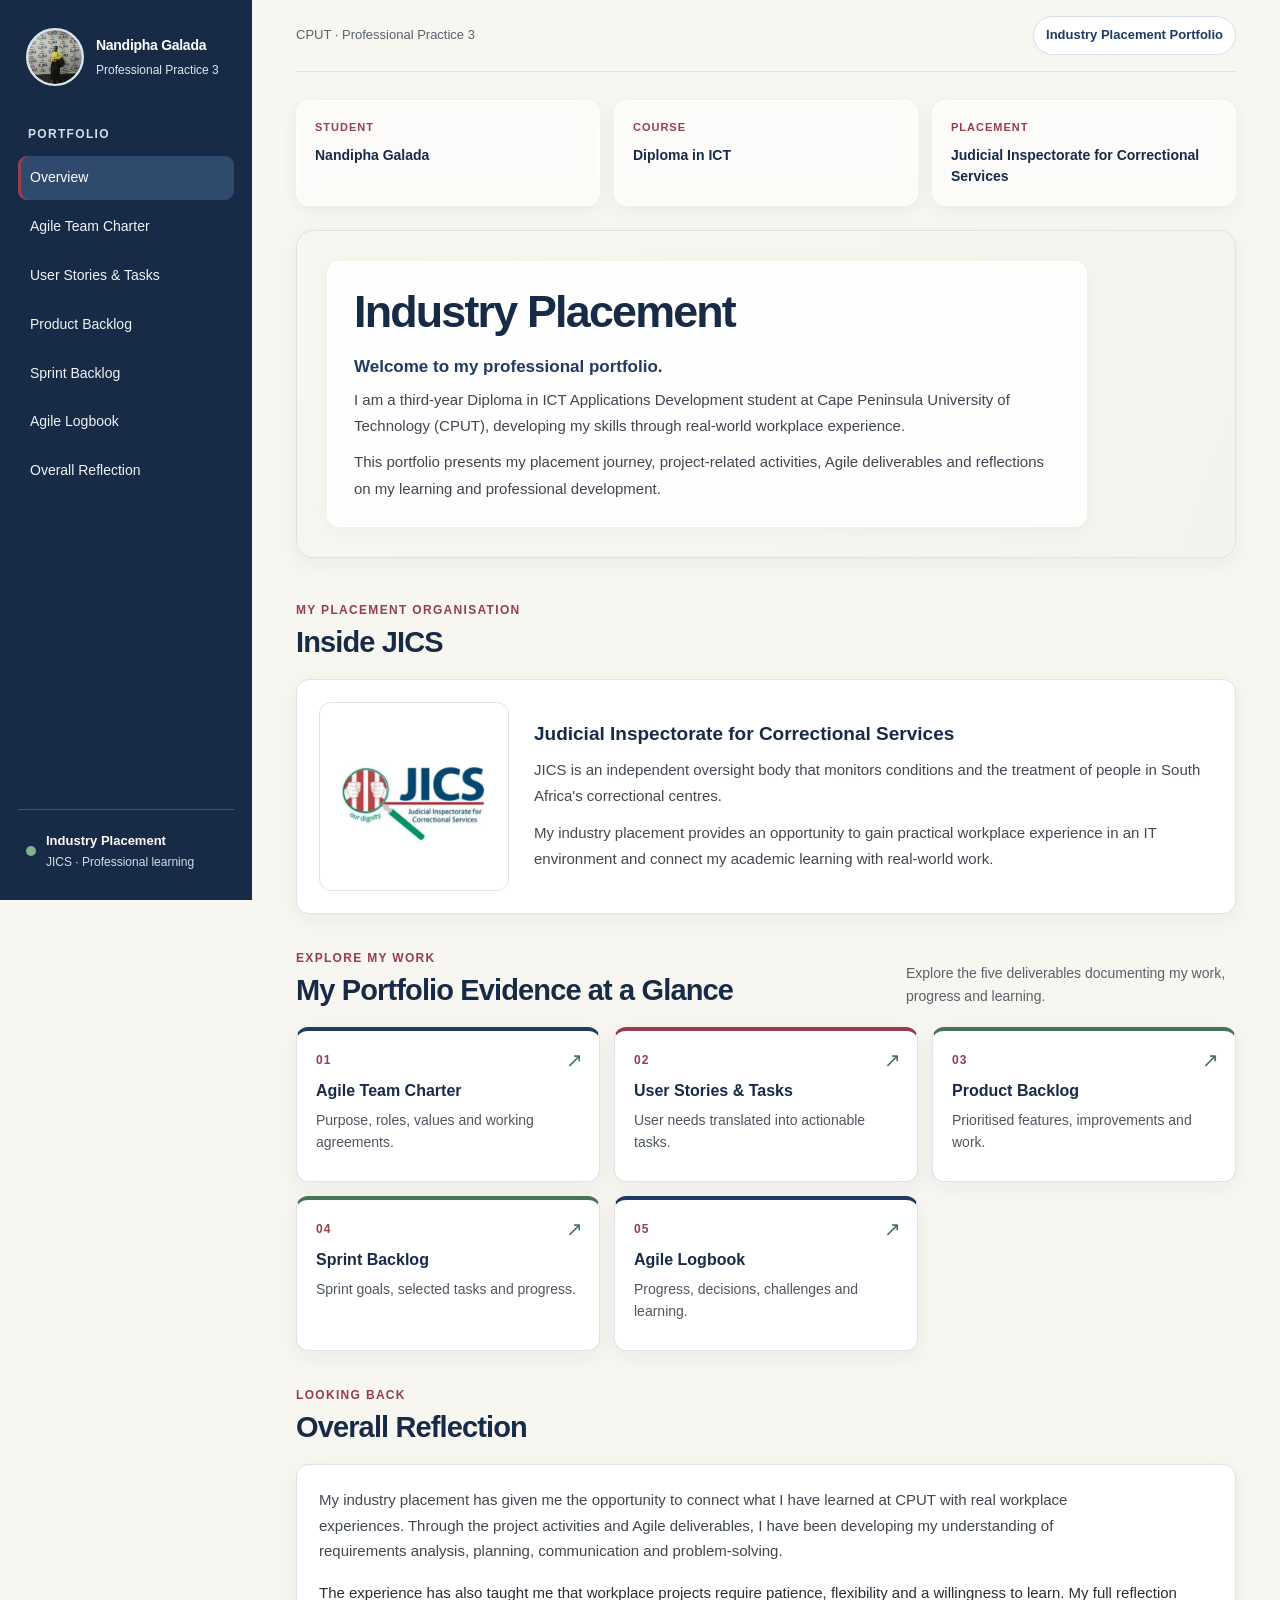
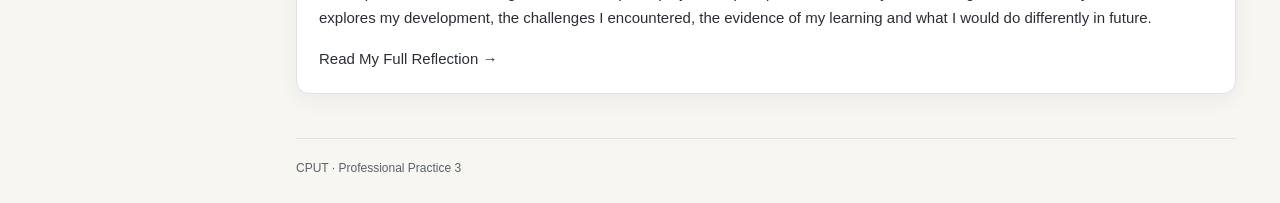
<file: index.html>
<!DOCTYPE html>
<html lang="en">
<head>
  <meta charset="UTF-8">
  <meta name="viewport" content="width=device-width, initial-scale=1.0">
  <meta name="description" content="Nandipha Galada's Professional Practice 3 industry placement portfolio.">
  <title>Nandipha Galada | Industry Placement</title>
  <link rel="stylesheet" href="style.css">
</head>

<body>
  <button class="menu-toggle" id="menuToggle"
    aria-label="Toggle navigation" aria-expanded="false">☰</button>

  <aside class="sidebar" id="sidebar">
    <a class="brand" href="index.html" aria-label="Portfolio home">
      <div class="brand-mark">
        <img src="industry placement portfolio.jpg" alt="Nandipha Galada at JICS">
      </div>

      <div class="brand-info">
        <strong>Nandipha Galada</strong>
        <small>Professional Practice 3</small>
      </div>
    </a>

    <p class="nav-label">PORTFOLIO</p>

    <nav>
      <a class="nav-link active" href="index.html">Overview</a>
      <a class="nav-link" href="team-charter.html">Agile Team Charter</a>
      <a class="nav-link" href="user-stories.html">User Stories &amp; Tasks</a>
      <a class="nav-link" href="product-backlog.html">Product Backlog</a>
      <a class="nav-link" href="sprint-backlog.html">Sprint Backlog</a>
      <a class="nav-link" href="agile-logbook.html">Agile Logbook</a>
      <a class="nav-link" href="reflection.html">Overall Reflection</a>
    </nav>

    <div class="sidebar-note">
      <span class="note-dot"></span>
      <div>
        <strong>Industry Placement</strong>
        <small>JICS · Professional learning</small>
      </div>
    </div>
  </aside>

  <main class="main-content" id="home">
    <header class="topbar">
      <span>CPUT · Professional Practice 3</span>
      <span class="topbar-tag">Industry Placement Portfolio</span>
    </header>

    <!-- Introduction -->
    <section class="hero">
      <div class="hero-meta">
        <div>
          <small>STUDENT</small>
          <strong>Nandipha Galada</strong>
        </div>

        <div>
          <small>COURSE</small>
          <strong>Diploma in ICT</strong>
        </div>

        <div>
          <small>PLACEMENT</small>
          <strong>Judicial Inspectorate for Correctional Services</strong>
        </div>
      </div>

      <div class="hero-background">
        <div class="hero-content">
          <h1>Industry Placement</h1>

          <p class="hero-greeting">
            Welcome to my professional portfolio.
          </p>

          <p class="hero-copy">
            I am a third-year Diploma in ICT Applications Development
            student at Cape Peninsula University of Technology (CPUT),
            developing my skills through real-world workplace experience.
          </p>

          <p class="hero-copy">
            This portfolio presents my placement journey, project-related
            activities, Agile deliverables and reflections on my learning
            and professional development.
          </p>
        </div>
      </div>
    </section>

    <!-- About the placement organisation -->
    <section class="section-block" id="inside-jics">
      <div class="section-heading">
        <div>
          <p class="eyebrow">MY PLACEMENT ORGANISATION</p>
          <h2>Inside JICS</h2>
        </div>
      </div>

      <article class="panel jics-panel">
        <div class="jics-emblem">
          <img
            src="JICS-badge.jpg"
            alt="Judicial Inspectorate for Correctional Services emblem"
          >
        </div>

        <div class="jics-information">
          <h3>Judicial Inspectorate for Correctional Services</h3>

          <p>
            JICS is an independent oversight body that monitors conditions
            and the treatment of people in South Africa's correctional
            centres.
          </p>

          <p>
            My industry placement provides an opportunity to gain practical
            workplace experience in an IT environment and connect my
            academic learning with real-world work.
          </p>
        </div>
      </article>
    </section>

    <!-- Portfolio evidence -->
    <section class="section-block" id="portfolio-evidence">
      <div class="section-heading">
        <div>
          <p class="eyebrow">EXPLORE MY WORK</p>
          <h2>My Portfolio Evidence at a Glance</h2>
        </div>

        <p class="muted">
          Explore the five deliverables documenting my work, progress
          and learning.
        </p>
      </div>

      <div class="summary-grid">
        <a class="summary-card card-navy" href="team-charter.html">
          <span class="card-number">01</span>
          <span class="card-title">Agile Team Charter</span>
          <span class="card-desc">
            Purpose, roles, values and working agreements.
          </span>
          <span class="card-arrow">↗</span>
        </a>

        <a class="summary-card card-burgundy" href="user-stories.html">
          <span class="card-number">02</span>
          <span class="card-title">User Stories &amp; Tasks</span>
          <span class="card-desc">
            User needs translated into actionable tasks.
          </span>
          <span class="card-arrow">↗</span>
        </a>

        <a class="summary-card card-green" href="product-backlog.html">
          <span class="card-number">03</span>
          <span class="card-title">Product Backlog</span>
          <span class="card-desc">
            Prioritised features, improvements and work.
          </span>
          <span class="card-arrow">↗</span>
        </a>

        <a class="summary-card card-green" href="sprint-backlog.html">
          <span class="card-number">04</span>
          <span class="card-title">Sprint Backlog</span>
          <span class="card-desc">
            Sprint goals, selected tasks and progress.
          </span>
          <span class="card-arrow">↗</span>
        </a>

        <a class="summary-card card-navy" href="agile-logbook.html">
          <span class="card-number">05</span>
          <span class="card-title">Agile Logbook</span>
          <span class="card-desc">
            Progress, decisions, challenges and learning.
          </span>
          <span class="card-arrow">↗</span>
        </a>
      </div>
    </section>

    <!-- Overall reflection preview -->
    <section class="section-block" id="reflection">
      <div class="section-heading">
        <div>
          <p class="eyebrow">LOOKING BACK</p>
          <h2>Overall Reflection</h2>
        </div>
      </div>

      <div class="panel overall-panel">
        <p class="section-intro">
          My industry placement has given me the opportunity to connect
          what I have learned at CPUT with real workplace experiences.
          Through the project activities and Agile deliverables, I have
          been developing my understanding of requirements analysis,
          planning, communication and problem-solving.
        </p>

        <p>
          The experience has also taught me that workplace projects require
          patience, flexibility and a willingness to learn. My full
          reflection explores my development, the challenges I encountered,
          the evidence of my learning and what I would do differently
          in future.
        </p>

        <a class="reflection-link" href="reflection.html">
          Read My Full Reflection →
        </a>
      </div>
    </section>

    <footer class="footer">
      <span>CPUT · Professional Practice 3</span>
    </footer>
  </main>

  <script src="script.js"></script>
</body>
</html>
</file>
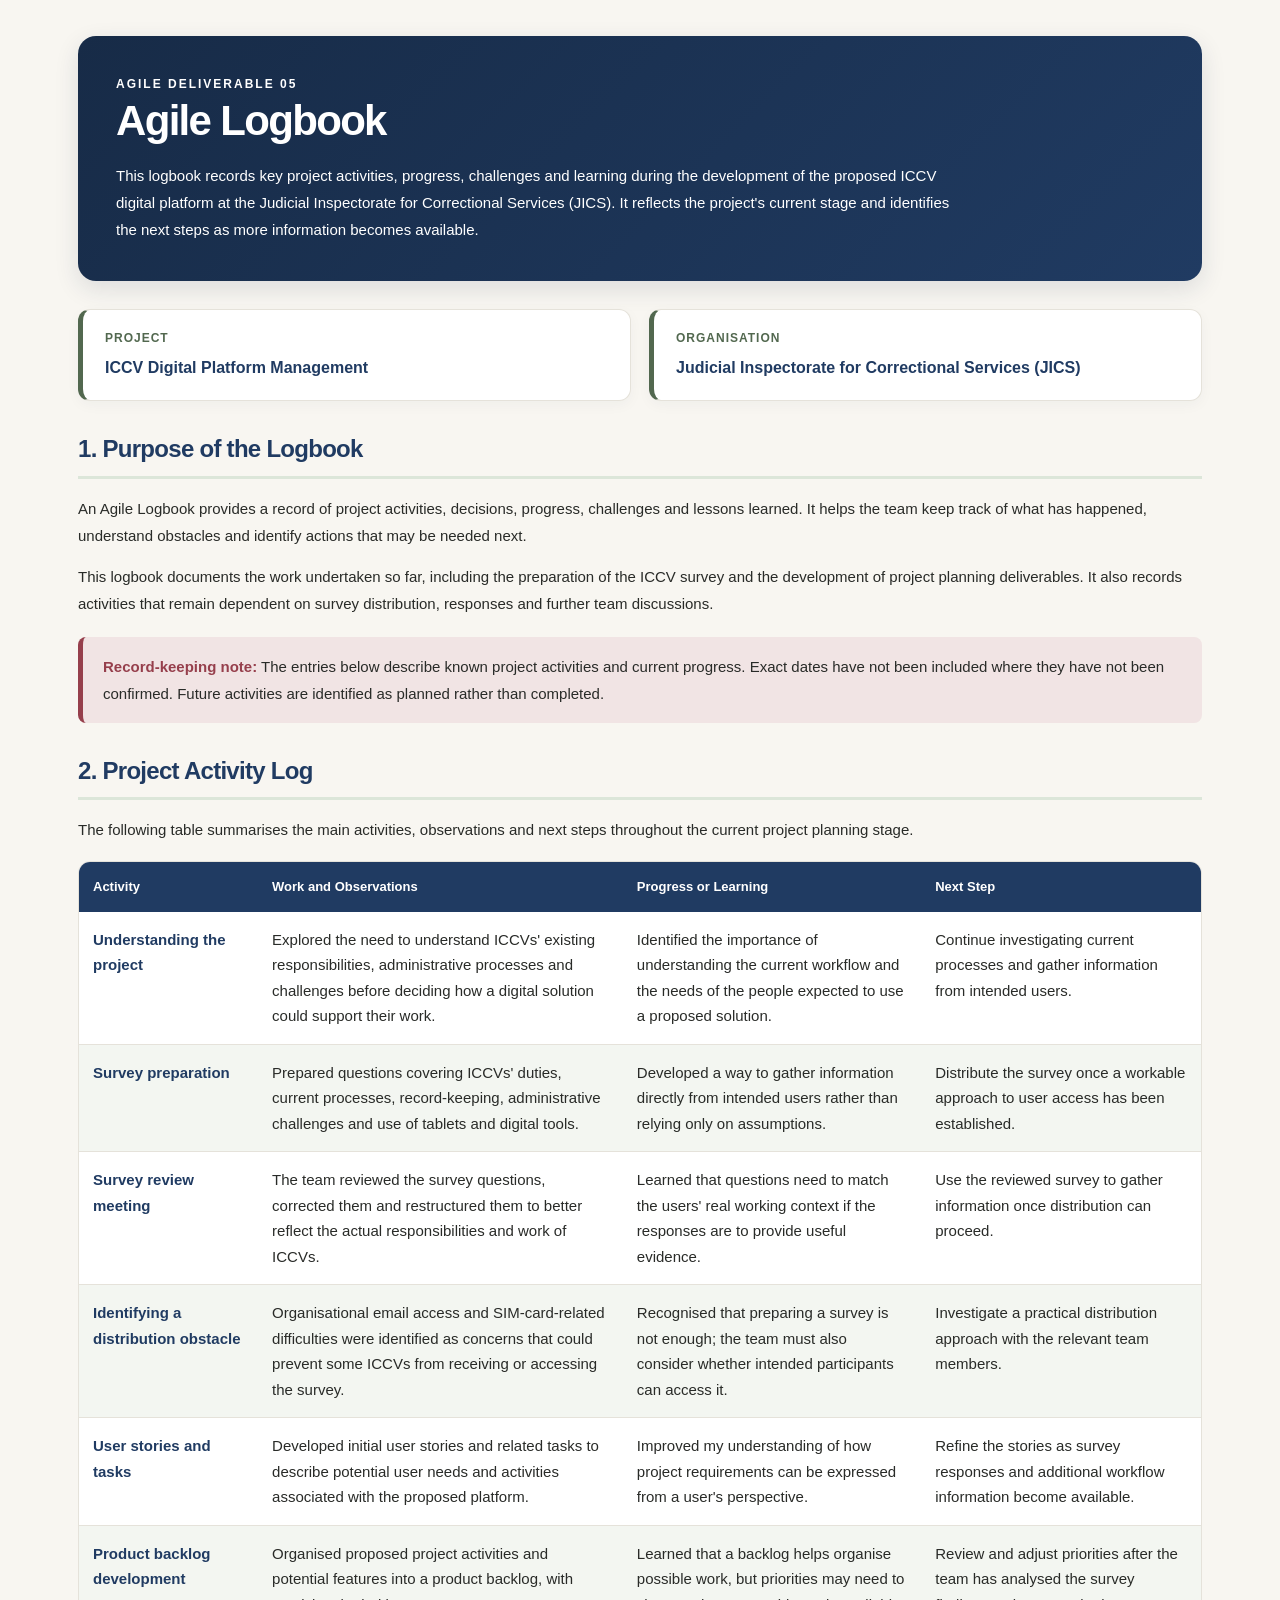
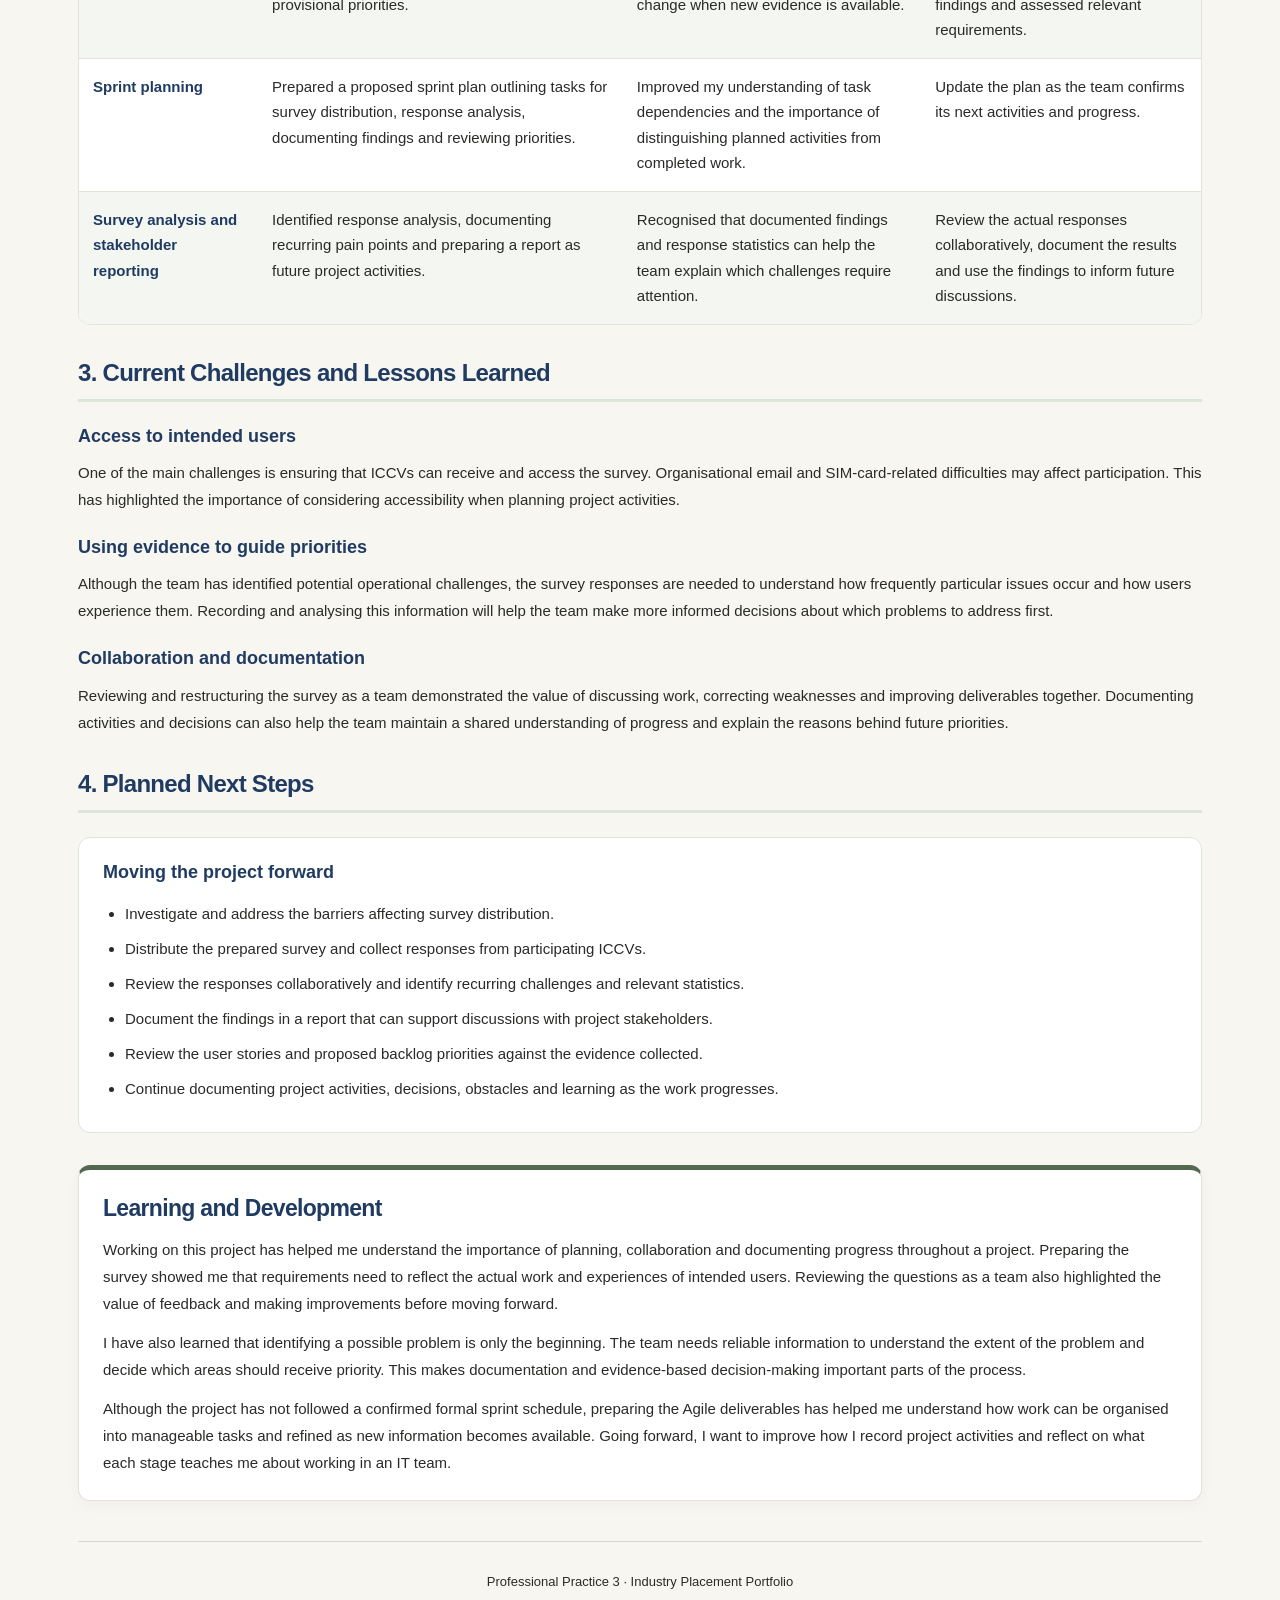
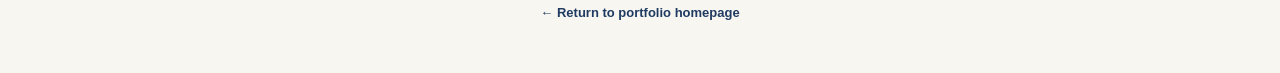
<file: agile-logbook.html>
<!DOCTYPE html>
<html lang="en">
<head>
  <meta charset="UTF-8">
  <meta name="viewport" content="width=device-width, initial-scale=1.0">

  <meta
    name="description"
    content="Agile logbook documenting project activities, progress, challenges and learning during the JICS industry placement."
  >

  <title>Agile Logbook | Nandipha Galada</title>

  <link rel="stylesheet" href="style.css">

  <style>
    .logbook-page {
      max-width: 1180px;
      margin: 0 auto;
      padding: 36px 28px 48px;
      color: #292B28;
      font-family: Arial, sans-serif;
      font-size: 15px;
      line-height: 1.8;
    }

    .logbook-hero {
      background: linear-gradient(135deg, #172B47, #203B62);
      color: #FFFFFF;
      padding: 38px;
      border-radius: 18px;
      margin-bottom: 28px;
      box-shadow: 0 8px 24px rgba(23, 43, 71, 0.12);
    }

    .logbook-eyebrow {
      color: #DCE6D9;
      text-transform: uppercase;
      letter-spacing: 2px;
      font-size: 12px;
      font-weight: bold;
      margin: 0 0 10px;
    }

    .logbook-hero h1 {
      color: #FFFFFF;
      font-size: clamp(30px, 4vw, 42px);
      line-height: 1.2;
      margin: 0 0 16px;
    }

    .logbook-hero p {
      color: #FFFFFF;
      margin: 0;
      max-width: 850px;
    }

    .logbook-meta {
      display: grid;
      grid-template-columns: repeat(2, minmax(0, 1fr));
      gap: 18px;
      margin-bottom: 28px;
    }

    .logbook-meta-card {
      background: #FFFFFF;
      border: 1px solid #E5E2DA;
      border-left: 5px solid #52684F;
      border-radius: 12px;
      padding: 18px 22px;
      box-shadow: 0 4px 14px rgba(23, 43, 71, 0.04);
    }

    .logbook-meta-card span {
      display: block;
      color: #52684F;
      font-size: 12px;
      font-weight: bold;
      letter-spacing: 1px;
      text-transform: uppercase;
      margin-bottom: 4px;
    }

    .logbook-meta-card strong {
      color: #203B62;
      font-size: 16px;
    }

    .logbook-section {
      margin-top: 32px;
    }

    .logbook-section h2 {
      color: #203B62;
      font-size: 24px;
      line-height: 1.35;
      padding-bottom: 10px;
      border-bottom: 3px solid #DCE6D9;
      margin: 0 0 16px;
    }

    .logbook-section h3 {
      color: #203B62;
      font-size: 18px;
      margin: 22px 0 10px;
    }

    .logbook-section p {
      margin: 0 0 14px;
    }

    .logbook-note {
      background: #F1E4E4;
      border-left: 5px solid #963F4C;
      border-radius: 8px;
      padding: 16px 20px;
      margin: 20px 0;
      color: #292B28;
    }

    .logbook-note strong {
      color: #963F4C;
    }

    .logbook-table-wrap {
      width: 100%;
      overflow-x: auto;
      border: 1px solid #E5E2DA;
      border-radius: 12px;
      background: #FFFFFF;
      margin: 18px 0;
    }

    .logbook-table {
      width: 100%;
      min-width: 900px;
      border-collapse: collapse;
      background: #FFFFFF;
    }

    .logbook-table th {
      background: #203B62;
      color: #FFFFFF;
      text-align: left;
      padding: 15px 14px;
      font-size: 13px;
      line-height: 1.5;
      vertical-align: top;
    }

    .logbook-table td {
      padding: 15px 14px;
      border-bottom: 1px solid #E5E2DA;
      color: #292B28;
      vertical-align: top;
      line-height: 1.7;
    }

    .logbook-table tbody tr:nth-child(even) {
      background: #F3F6F1;
    }

    .logbook-table tbody tr:hover {
      background: #E7EEE3;
    }

    .logbook-table tbody tr:last-child td {
      border-bottom: none;
    }

    .logbook-table td:first-child {
      color: #203B62;
      font-weight: bold;
    }

    .logbook-table td strong {
      color: #203B62;
    }

    .logbook-reflection {
      background: #FFFFFF;
      border: 1px solid #E5E2DA;
      border-top: 5px solid #52684F;
      border-radius: 12px;
      padding: 24px;
      margin-top: 32px;
      box-shadow: 0 4px 14px rgba(23, 43, 71, 0.04);
    }

    .logbook-reflection h2 {
      color: #203B62;
      font-size: 23px;
      margin: 0 0 12px;
    }

    .logbook-reflection p {
      margin: 0 0 12px;
    }

    .logbook-reflection p:last-child {
      margin-bottom: 0;
    }

    .logbook-next-steps {
      background: #FFFFFF;
      border: 1px solid #DCE6D9;
      border-radius: 12px;
      padding: 22px 24px;
      margin-top: 24px;
    }

    .logbook-next-steps h3 {
      margin-top: 0;
    }

    .logbook-next-steps ul {
      padding-left: 22px;
      margin-bottom: 0;
    }

    .logbook-next-steps li {
      margin-bottom: 8px;
    }

    .logbook-footer {
      text-align: center;
      padding: 28px 10px 0;
      margin-top: 40px;
      border-top: 1px solid #D9D6CE;
      color: #292B28;
      font-size: 13px;
    }

    .logbook-footer p {
      margin: 0 0 8px;
    }

    .logbook-footer .back-link {
      color: #203B62;
      font-weight: bold;
      text-decoration: none;
    }

    .logbook-footer .back-link:hover {
      color: #963F4C;
      text-decoration: underline;
    }

    @media (max-width: 700px) {
      .logbook-page {
        padding: 22px 15px 32px;
      }

      .logbook-hero {
        padding: 26px 21px;
        border-radius: 14px;
      }

      .logbook-meta {
        grid-template-columns: 1fr;
        gap: 12px;
      }

      .logbook-section h2 {
        font-size: 21px;
      }

      .logbook-reflection,
      .logbook-next-steps {
        padding: 19px;
      }
    }

    @media print {
      .logbook-page {
        max-width: none;
        padding: 0;
      }

      .logbook-hero {
        background: #203B62 !important;
        print-color-adjust: exact;
        -webkit-print-color-adjust: exact;
      }

      .logbook-table-wrap {
        overflow: visible;
      }

      .logbook-table {
        min-width: 0;
        font-size: 10px;
      }

      .logbook-table th,
      .logbook-table td {
        padding: 7px;
        overflow-wrap: anywhere;
      }

      .logbook-footer .back-link {
        display: none;
      }
    }
  </style>
</head>

<body>

  <main class="logbook-page">

    <header class="logbook-hero">
      <p class="logbook-eyebrow">Agile Deliverable 05</p>

      <h1>Agile Logbook</h1>

      <p>
        This logbook records key project activities, progress,
        challenges and learning during the development of the
        proposed ICCV digital platform at the Judicial Inspectorate
        for Correctional Services (JICS). It reflects the project's
        current stage and identifies the next steps as more
        information becomes available.
      </p>
    </header>

    <section class="logbook-meta" aria-label="Project information">

      <div class="logbook-meta-card">
        <span>Project</span>
        <strong>ICCV Digital Platform Management</strong>
      </div>

      <div class="logbook-meta-card">
        <span>Organisation</span>
        <strong>Judicial Inspectorate for Correctional Services (JICS)</strong>
      </div>

    </section>

    <section class="logbook-section">
      <h2>1. Purpose of the Logbook</h2>

      <p>
        An Agile Logbook provides a record of project activities,
        decisions, progress, challenges and lessons learned. It
        helps the team keep track of what has happened, understand
        obstacles and identify actions that may be needed next.
      </p>

      <p>
        This logbook documents the work undertaken so far, including
        the preparation of the ICCV survey and the development of
        project planning deliverables. It also records activities
        that remain dependent on survey distribution, responses
        and further team discussions.
      </p>

      <div class="logbook-note">
        <strong>Record-keeping note:</strong>
        The entries below describe known project activities and
        current progress. Exact dates have not been included where
        they have not been confirmed. Future activities are
        identified as planned rather than completed.
      </div>
    </section>

    <section class="logbook-section">
      <h2>2. Project Activity Log</h2>

      <p>
        The following table summarises the main activities,
        observations and next steps throughout the current
        project planning stage.
      </p>

      <div class="logbook-table-wrap">
        <table class="logbook-table">

          <thead>
            <tr>
              <th scope="col">Activity</th>
              <th scope="col">Work and Observations</th>
              <th scope="col">Progress or Learning</th>
              <th scope="col">Next Step</th>
            </tr>
          </thead>

          <tbody>

            <tr>
              <td>Understanding the project</td>

              <td>
                Explored the need to understand ICCVs' existing
                responsibilities, administrative processes and
                challenges before deciding how a digital solution
                could support their work.
              </td>

              <td>
                Identified the importance of understanding the
                current workflow and the needs of the people
                expected to use a proposed solution.
              </td>

              <td>
                Continue investigating current processes and
                gather information from intended users.
              </td>
            </tr>

            <tr>
              <td>Survey preparation</td>

              <td>
                Prepared questions covering ICCVs' duties, current
                processes, record-keeping, administrative challenges
                and use of tablets and digital tools.
              </td>

              <td>
                Developed a way to gather information directly
                from intended users rather than relying only
                on assumptions.
              </td>

              <td>
                Distribute the survey once a workable approach
                to user access has been established.
              </td>
            </tr>

            <tr>
              <td>Survey review meeting</td>

              <td>
                The team reviewed the survey questions, corrected
                them and restructured them to better reflect
                the actual responsibilities and work of ICCVs.
              </td>

              <td>
                Learned that questions need to match the users'
                real working context if the responses are to
                provide useful evidence.
              </td>

              <td>
                Use the reviewed survey to gather information
                once distribution can proceed.
              </td>
            </tr>

            <tr>
              <td>Identifying a distribution obstacle</td>

              <td>
                Organisational email access and SIM-card-related
                difficulties were identified as concerns that
                could prevent some ICCVs from receiving or
                accessing the survey.
              </td>

              <td>
                Recognised that preparing a survey is not enough;
                the team must also consider whether intended
                participants can access it.
              </td>

              <td>
                Investigate a practical distribution approach
                with the relevant team members.
              </td>
            </tr>

            <tr>
              <td>User stories and tasks</td>

              <td>
                Developed initial user stories and related tasks
                to describe potential user needs and activities
                associated with the proposed platform.
              </td>

              <td>
                Improved my understanding of how project
                requirements can be expressed from a user's
                perspective.
              </td>

              <td>
                Refine the stories as survey responses and
                additional workflow information become available.
              </td>
            </tr>

            <tr>
              <td>Product backlog development</td>

              <td>
                Organised proposed project activities and
                potential features into a product backlog,
                with provisional priorities.
              </td>

              <td>
                Learned that a backlog helps organise possible
                work, but priorities may need to change when
                new evidence is available.
              </td>

              <td>
                Review and adjust priorities after the team
                has analysed the survey findings and assessed
                relevant requirements.
              </td>
            </tr>

            <tr>
              <td>Sprint planning</td>

              <td>
                Prepared a proposed sprint plan outlining tasks
                for survey distribution, response analysis,
                documenting findings and reviewing priorities.
              </td>

              <td>
                Improved my understanding of task dependencies
                and the importance of distinguishing planned
                activities from completed work.
              </td>

              <td>
                Update the plan as the team confirms its
                next activities and progress.
              </td>
            </tr>

            <tr>
              <td>Survey analysis and stakeholder reporting</td>

              <td>
                Identified response analysis, documenting
                recurring pain points and preparing a report
                as future project activities.
              </td>

              <td>
                Recognised that documented findings and
                response statistics can help the team explain
                which challenges require attention.
              </td>

              <td>
                Review the actual responses collaboratively,
                document the results and use the findings
                to inform future discussions.
              </td>
            </tr>

          </tbody>

        </table>
      </div>
    </section>

    <section class="logbook-section">
      <h2>3. Current Challenges and Lessons Learned</h2>

      <h3>Access to intended users</h3>

      <p>
        One of the main challenges is ensuring that ICCVs can
        receive and access the survey. Organisational email and
        SIM-card-related difficulties may affect participation.
        This has highlighted the importance of considering
        accessibility when planning project activities.
      </p>

      <h3>Using evidence to guide priorities</h3>

      <p>
        Although the team has identified potential operational
        challenges, the survey responses are needed to understand
        how frequently particular issues occur and how users
        experience them. Recording and analysing this information
        will help the team make more informed decisions about
        which problems to address first.
      </p>

      <h3>Collaboration and documentation</h3>

      <p>
        Reviewing and restructuring the survey as a team
        demonstrated the value of discussing work, correcting
        weaknesses and improving deliverables together.
        Documenting activities and decisions can also help
        the team maintain a shared understanding of progress
        and explain the reasons behind future priorities.
      </p>
    </section>

    <section class="logbook-section">
      <h2>4. Planned Next Steps</h2>

      <div class="logbook-next-steps">

        <h3>Moving the project forward</h3>

        <ul>
          <li>
            Investigate and address the barriers affecting
            survey distribution.
          </li>

          <li>
            Distribute the prepared survey and collect responses
            from participating ICCVs.
          </li>

          <li>
            Review the responses collaboratively and identify
            recurring challenges and relevant statistics.
          </li>

          <li>
            Document the findings in a report that can support
            discussions with project stakeholders.
          </li>

          <li>
            Review the user stories and proposed backlog
            priorities against the evidence collected.
          </li>

          <li>
            Continue documenting project activities, decisions,
            obstacles and learning as the work progresses.
          </li>
        </ul>

      </div>
    </section>

    <section class="logbook-reflection">
      <h2>Learning and Development</h2>

      <p>
        Working on this project has helped me understand the
        importance of planning, collaboration and documenting
        progress throughout a project. Preparing the survey
        showed me that requirements need to reflect the actual
        work and experiences of intended users. Reviewing the
        questions as a team also highlighted the value of
        feedback and making improvements before moving forward.
      </p>

      <p>
        I have also learned that identifying a possible problem
        is only the beginning. The team needs reliable information
        to understand the extent of the problem and decide which
        areas should receive priority. This makes documentation
        and evidence-based decision-making important parts of
        the process.
      </p>

      <p>
        Although the project has not followed a confirmed formal
        sprint schedule, preparing the Agile deliverables has
        helped me understand how work can be organised into
        manageable tasks and refined as new information becomes
        available. Going forward, I want to improve how I record
        project activities and reflect on what each stage teaches
        me about working in an IT team.
      </p>
    </section>

    <footer class="logbook-footer">
      <p>Professional Practice 3 · Industry Placement Portfolio</p>

      <a class="back-link" href="index.html">
        &larr; Return to portfolio homepage
      </a>
    </footer>

  </main>

</body>
</html>
</file>
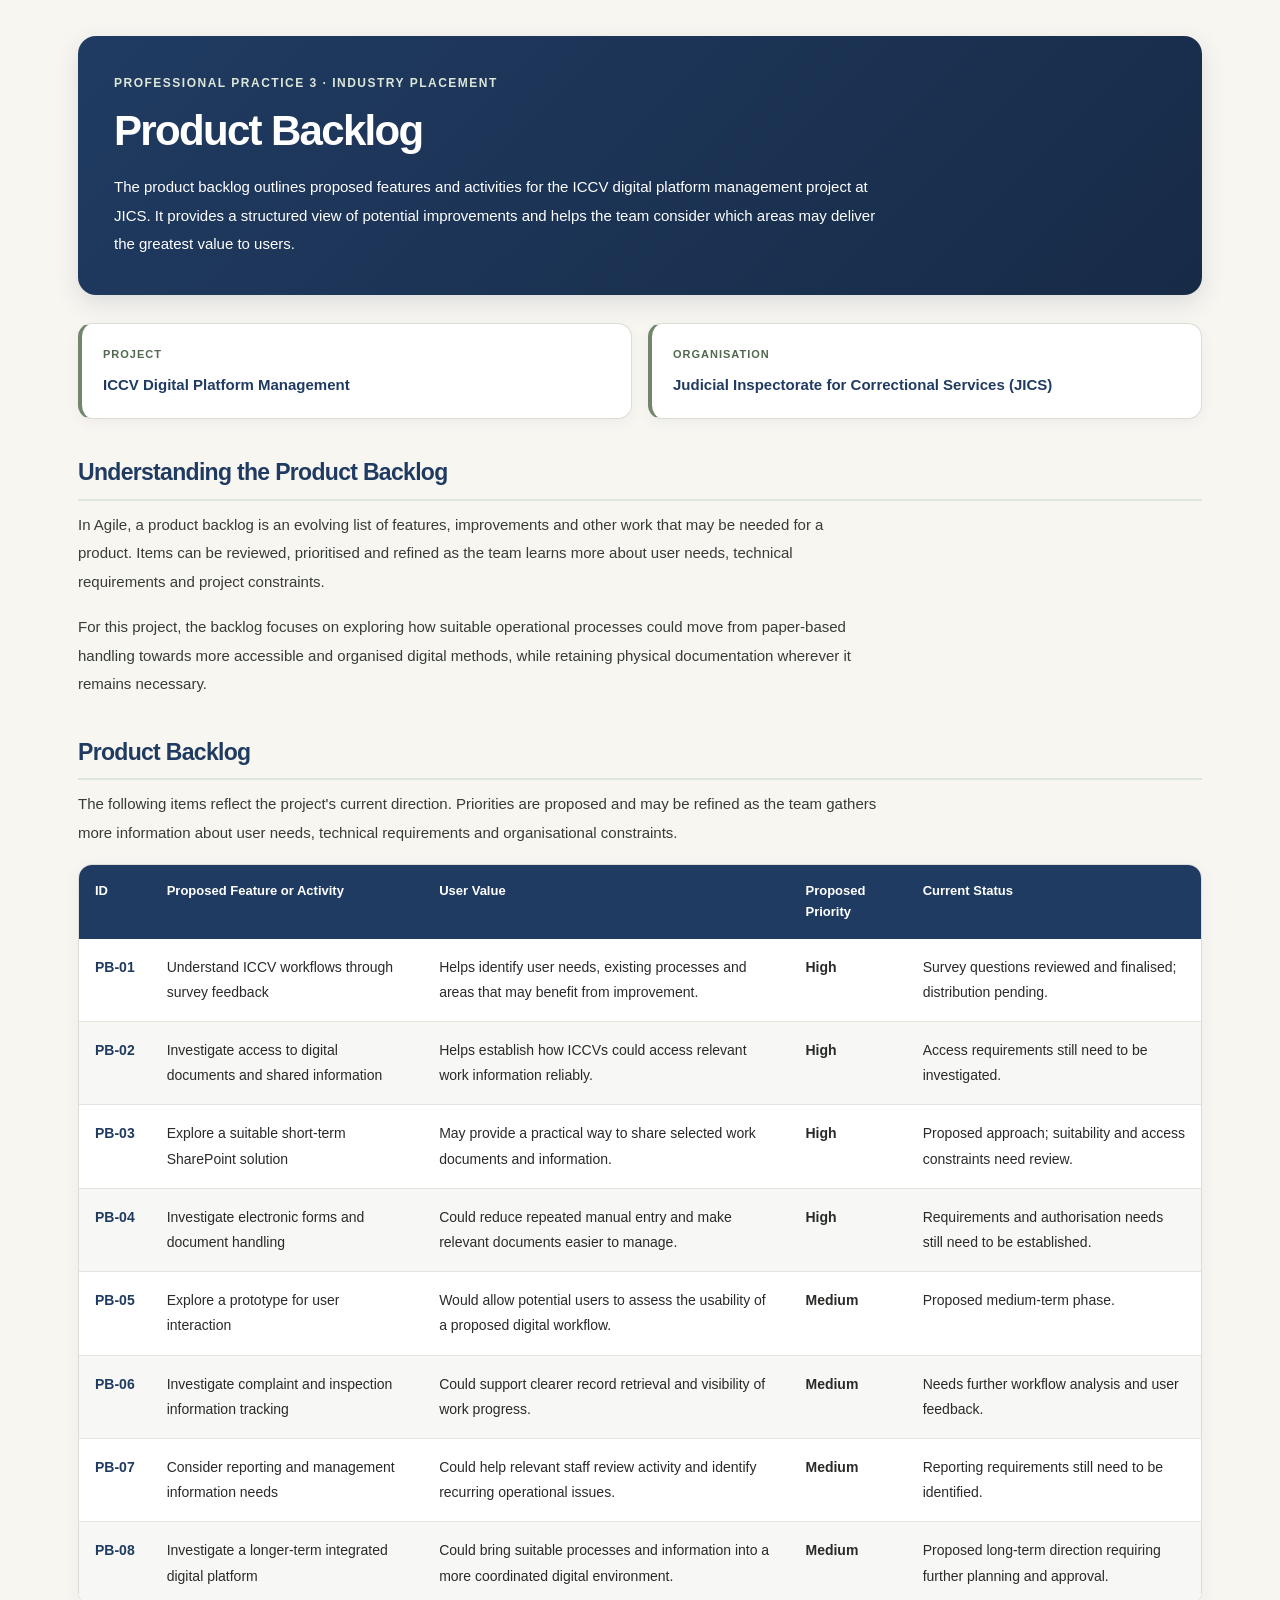
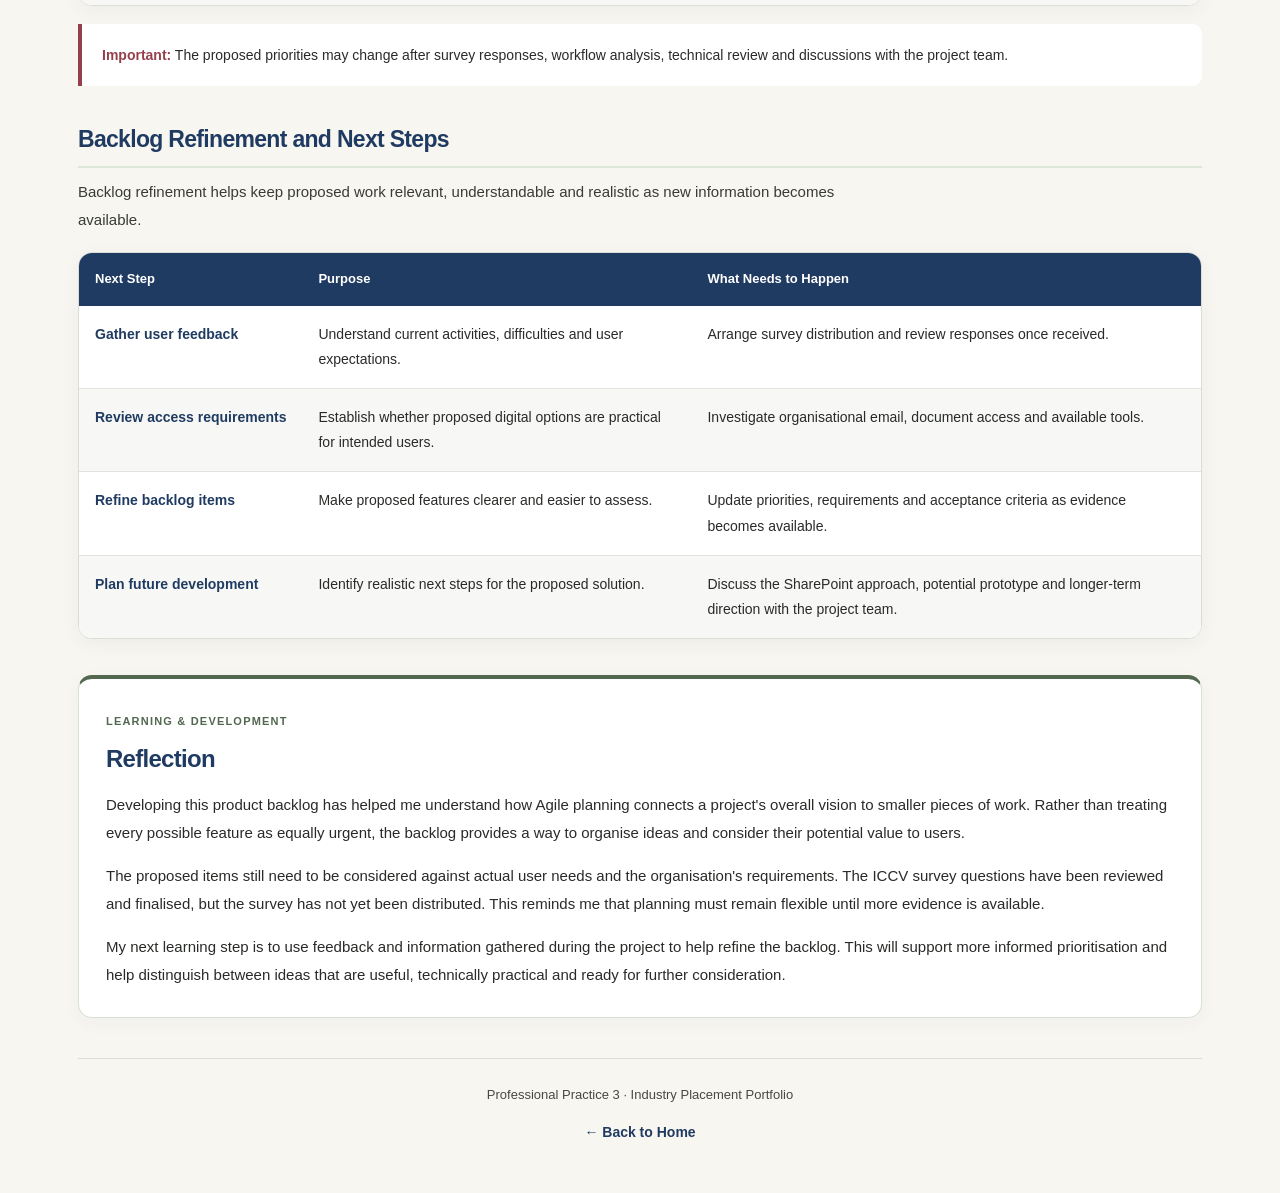
<file: product-backlog.html>
<!DOCTYPE html> <html lang="en"> <head> <meta charset="UTF-8"> <meta name="viewport" content="width=device-width, initial-scale=1.0"> <meta name="description" content="Product backlog for the ICCV digital platform management project at JICS."> <title>Product Backlog | Nandipha Galada</title> <link rel="stylesheet" href="style.css"> <style> .backlog-page { max-width: 1180px; margin: 0 auto; padding: 36px 28px 48px; background: #F8F6F1; color: #292B28; font-family: Arial, Helvetica, sans-serif; font-size: 15px; line-height: 1.8; } .backlog-hero { padding: 36px; margin-bottom: 28px; border-radius: 18px; color: #FFFFFF; background: linear-gradient(135deg, #203B62, #172B47); box-shadow: 0 8px 24px rgba(23, 43, 71, 0.13); } .backlog-hero .eyebrow { margin: 0 0 10px; color: #DCE6D9; font-size: 12px; font-weight: 700; letter-spacing: 1.5px; text-transform: uppercase; } .backlog-hero h1 { margin: 0 0 16px; color: #FFFFFF; font-size: clamp(30px, 4vw, 42px); font-weight: 700; line-height: 1.25; } .backlog-hero p { max-width: 780px; margin: 0; color: #FFFFFF; font-size: 15px; line-height: 1.9; } .backlog-meta { display: grid; grid-template-columns: repeat(2, minmax(0, 1fr)); gap: 16px; margin-bottom: 34px; } .meta-card { padding: 21px; border: 1px solid #DCDDD5; border-left: 4px solid #71866A; border-radius: 14px; background: #FFFFFF; box-shadow: 0 4px 14px rgba(32, 59, 98, 0.05); transition: transform 0.2s ease, border-color 0.2s ease; } .meta-card:hover { transform: translateY(-3px); border-color: #52684F; border-left-color: #71866A; } .meta-card span { display: block; margin-bottom: 7px; color: #52684F; font-size: 11px; font-weight: 700; letter-spacing: 1px; text-transform: uppercase; } .meta-card strong { display: block; color: #203B62; font-size: 15px; font-weight: 700; line-height: 1.7; overflow-wrap: anywhere; } .backlog-section { margin-top: 36px; } .backlog-section h2 { margin: 0 0 10px; padding-bottom: 9px; border-bottom: 2px solid #DCE6D9; color: #203B62; font-size: 23px; font-weight: 700; line-height: 1.5; } .backlog-section .section-intro { margin: 0 0 17px; color: #383B36; font-size: 15px; line-height: 1.9; } .backlog-panel { overflow: hidden; border: 1px solid #DCDDD5; border-radius: 14px; background: #FFFFFF; box-shadow: 0 5px 18px rgba(32, 59, 98, 0.05); } .table-scroll { width: 100%; overflow-x: auto; } .backlog-table { width: 100%; border-collapse: collapse; background: #FFFFFF; text-align: left; } .backlog-table th { padding: 16px; background: #203B62; color: #FFFFFF; font-size: 13px; font-weight: 700; line-height: 1.6; vertical-align: top; } .backlog-table td { padding: 16px; border-bottom: 1px solid #E4E3DD; background: #FFFFFF; color: #292B28; font-size: 14px; line-height: 1.8; vertical-align: top; } .backlog-table tbody tr:nth-child(even) td { background: #F7F8F5; } .backlog-table tbody tr:hover td { background: #EDF2EA; } .backlog-table tbody tr:last-child td { border-bottom: none; } .backlog-table td:first-child { color: #203B62; font-weight: 700; white-space: nowrap; } .priority { color: #203B62; font-weight: 700; white-space: nowrap; } .backlog-note { margin-top: 18px; padding: 18px 20px; border-left: 4px solid #963F4C; border-radius: 0 10px 10px 0; background: #FFFFFF; color: #292B28; font-size: 14px; line-height: 1.9; } .backlog-note strong { color: #963F4C; } .reflection-panel { margin-top: 36px; padding: 27px; border: 1px solid #D8E2D4; border-top: 4px solid #52684F; border-radius: 14px; background: #FFFFFF; box-shadow: 0 5px 18px rgba(32, 59, 98, 0.04); } .reflection-label { display: inline-block; margin-bottom: 9px; color: #52684F; font-size: 11px; font-weight: 700; letter-spacing: 1.2px; text-transform: uppercase; } .reflection-panel h2 { margin: 0 0 14px; color: #203B62; font-size: 24px; font-weight: 700; line-height: 1.5; } .reflection-panel p { margin: 0 0 14px; color: #292B28; font-size: 15px; line-height: 1.9; } .reflection-panel p:last-child { margin-bottom: 0; } .backlog-footer { margin-top: 40px; padding-top: 24px; border-top: 1px solid #DCDDD5; text-align: center; } .backlog-footer p { margin: 0 0 12px; color: #454940; font-size: 13px; line-height: 1.8; } .back-link { display: inline-block; color: #203B62; font-size: 14px; font-weight: 700; text-decoration: none; } .back-link:hover { color: #963F4C; text-decoration: underline; } @media (max-width: 760px) { .backlog-page { padding: 24px 16px 36px; } .backlog-hero { padding: 26px 22px; } .backlog-meta { grid-template-columns: 1fr; } .backlog-table { min-width: 900px; } .backlog-section h2, .reflection-panel h2 { font-size: 21px; } .reflection-panel { padding: 21px; } } @media (prefers-reduced-motion: reduce) { .meta-card { transition: none; } .meta-card:hover { transform: none; } } @media print { .back-link { display: none; } .backlog-page { max-width: none; padding: 0; } .backlog-panel, .meta-card, .reflection-panel { box-shadow: none; } .table-scroll { overflow: visible; } .backlog-table { min-width: 0; } .backlog-table th, .backlog-table td { padding: 8px; } } </style> </head> <body> <main class="backlog-page"> <header class="backlog-hero"> <p class="eyebrow">Professional Practice 3 · Industry Placement</p> <h1>Product Backlog</h1> <p> The product backlog outlines proposed features and activities for the ICCV digital platform management project at JICS. It provides a structured view of potential improvements and helps the team consider which areas may deliver the greatest value to users. </p> </header> <section class="backlog-meta" aria-label="Project information"> <article class="meta-card"> <span>Project</span> <strong>ICCV Digital Platform Management</strong> </article> <article class="meta-card"> <span>Organisation</span> <strong>Judicial Inspectorate for Correctional Services (JICS)</strong> </article> </section> <section class="backlog-section"> <h2>Understanding the Product Backlog</h2> <p class="section-intro"> In Agile, a product backlog is an evolving list of features, improvements and other work that may be needed for a product. Items can be reviewed, prioritised and refined as the team learns more about user needs, technical requirements and project constraints. </p> <p class="section-intro"> For this project, the backlog focuses on exploring how suitable operational processes could move from paper-based handling towards more accessible and organised digital methods, while retaining physical documentation wherever it remains necessary. </p> </section> <section class="backlog-section"> <h2>Product Backlog</h2> <p class="section-intro"> The following items reflect the project's current direction. Priorities are proposed and may be refined as the team gathers more information about user needs, technical requirements and organisational constraints. </p> <div class="backlog-panel"> <div class="table-scroll"> <table class="backlog-table"> <thead> <tr> <th scope="col">ID</th> <th scope="col">Proposed Feature or Activity</th> <th scope="col">User Value</th> <th scope="col">Proposed Priority</th> <th scope="col">Current Status</th> </tr> </thead> <tbody> <tr> <td>PB-01</td> <td>Understand ICCV workflows through survey feedback</td> <td> Helps identify user needs, existing processes and areas that may benefit from improvement. </td> <td class="priority">High</td> <td>Survey questions reviewed and finalised; distribution pending.</td> </tr> <tr> <td>PB-02</td> <td>Investigate access to digital documents and shared information</td> <td> Helps establish how ICCVs could access relevant work information reliably. </td> <td class="priority">High</td> <td>Access requirements still need to be investigated.</td> </tr> <tr> <td>PB-03</td> <td>Explore a suitable short-term SharePoint solution</td> <td> May provide a practical way to share selected work documents and information. </td> <td class="priority">High</td> <td>Proposed approach; suitability and access constraints need review.</td> </tr> <tr> <td>PB-04</td> <td>Investigate electronic forms and document handling</td> <td> Could reduce repeated manual entry and make relevant documents easier to manage. </td> <td class="priority">High</td> <td>Requirements and authorisation needs still need to be established.</td> </tr> <tr> <td>PB-05</td> <td>Explore a prototype for user interaction</td> <td> Would allow potential users to assess the usability of a proposed digital workflow. </td> <td class="priority">Medium</td> <td>Proposed medium-term phase.</td> </tr> <tr> <td>PB-06</td> <td>Investigate complaint and inspection information tracking</td> <td> Could support clearer record retrieval and visibility of work progress. </td> <td class="priority">Medium</td> <td>Needs further workflow analysis and user feedback.</td> </tr> <tr> <td>PB-07</td> <td>Consider reporting and management information needs</td> <td> Could help relevant staff review activity and identify recurring operational issues. </td> <td class="priority">Medium</td> <td>Reporting requirements still need to be identified.</td> </tr> <tr> <td>PB-08</td> <td>Investigate a longer-term integrated digital platform</td> <td> Could bring suitable processes and information into a more coordinated digital environment. </td> <td class="priority">Medium</td> <td>Proposed long-term direction requiring further planning and approval.</td> </tr> </tbody> </table> </div> </div> <div class="backlog-note"> <strong>Important:</strong> The proposed priorities may change after survey responses, workflow analysis, technical review and discussions with the project team. </div> </section> <section class="backlog-section"> <h2>Backlog Refinement and Next Steps</h2> <p class="section-intro"> Backlog refinement helps keep proposed work relevant, understandable and realistic as new information becomes available. </p> <div class="backlog-panel"> <div class="table-scroll"> <table class="backlog-table"> <thead> <tr> <th scope="col">Next Step</th> <th scope="col">Purpose</th> <th scope="col">What Needs to Happen</th> </tr> </thead> <tbody> <tr> <td>Gather user feedback</td> <td> Understand current activities, difficulties and user expectations. </td> <td>Arrange survey distribution and review responses once received.</td> </tr> <tr> <td>Review access requirements</td> <td> Establish whether proposed digital options are practical for intended users. </td> <td>Investigate organisational email, document access and available tools.</td> </tr> <tr> <td>Refine backlog items</td> <td>Make proposed features clearer and easier to assess.</td> <td> Update priorities, requirements and acceptance criteria as evidence becomes available. </td> </tr> <tr> <td>Plan future development</td> <td>Identify realistic next steps for the proposed solution.</td> <td> Discuss the SharePoint approach, potential prototype and longer-term direction with the project team. </td> </tr> </tbody> </table> </div> </div> </section> <section class="reflection-panel"> <span class="reflection-label">Learning &amp; Development</span> <h2>Reflection</h2> <p> Developing this product backlog has helped me understand how Agile planning connects a project's overall vision to smaller pieces of work. Rather than treating every possible feature as equally urgent, the backlog provides a way to organise ideas and consider their potential value to users. </p> <p> The proposed items still need to be considered against actual user needs and the organisation's requirements. The ICCV survey questions have been reviewed and finalised, but the survey has not yet been distributed. This reminds me that planning must remain flexible until more evidence is available. </p> <p> My next learning step is to use feedback and information gathered during the project to help refine the backlog. This will support more informed prioritisation and help distinguish between ideas that are useful, technically practical and ready for further consideration. </p> </section> <footer class="backlog-footer"> <p>Professional Practice 3 · Industry Placement Portfolio</p> <a class="back-link" href="index.html"> &larr; Back to Home </a> </footer> </main> </body> </html>
</file>
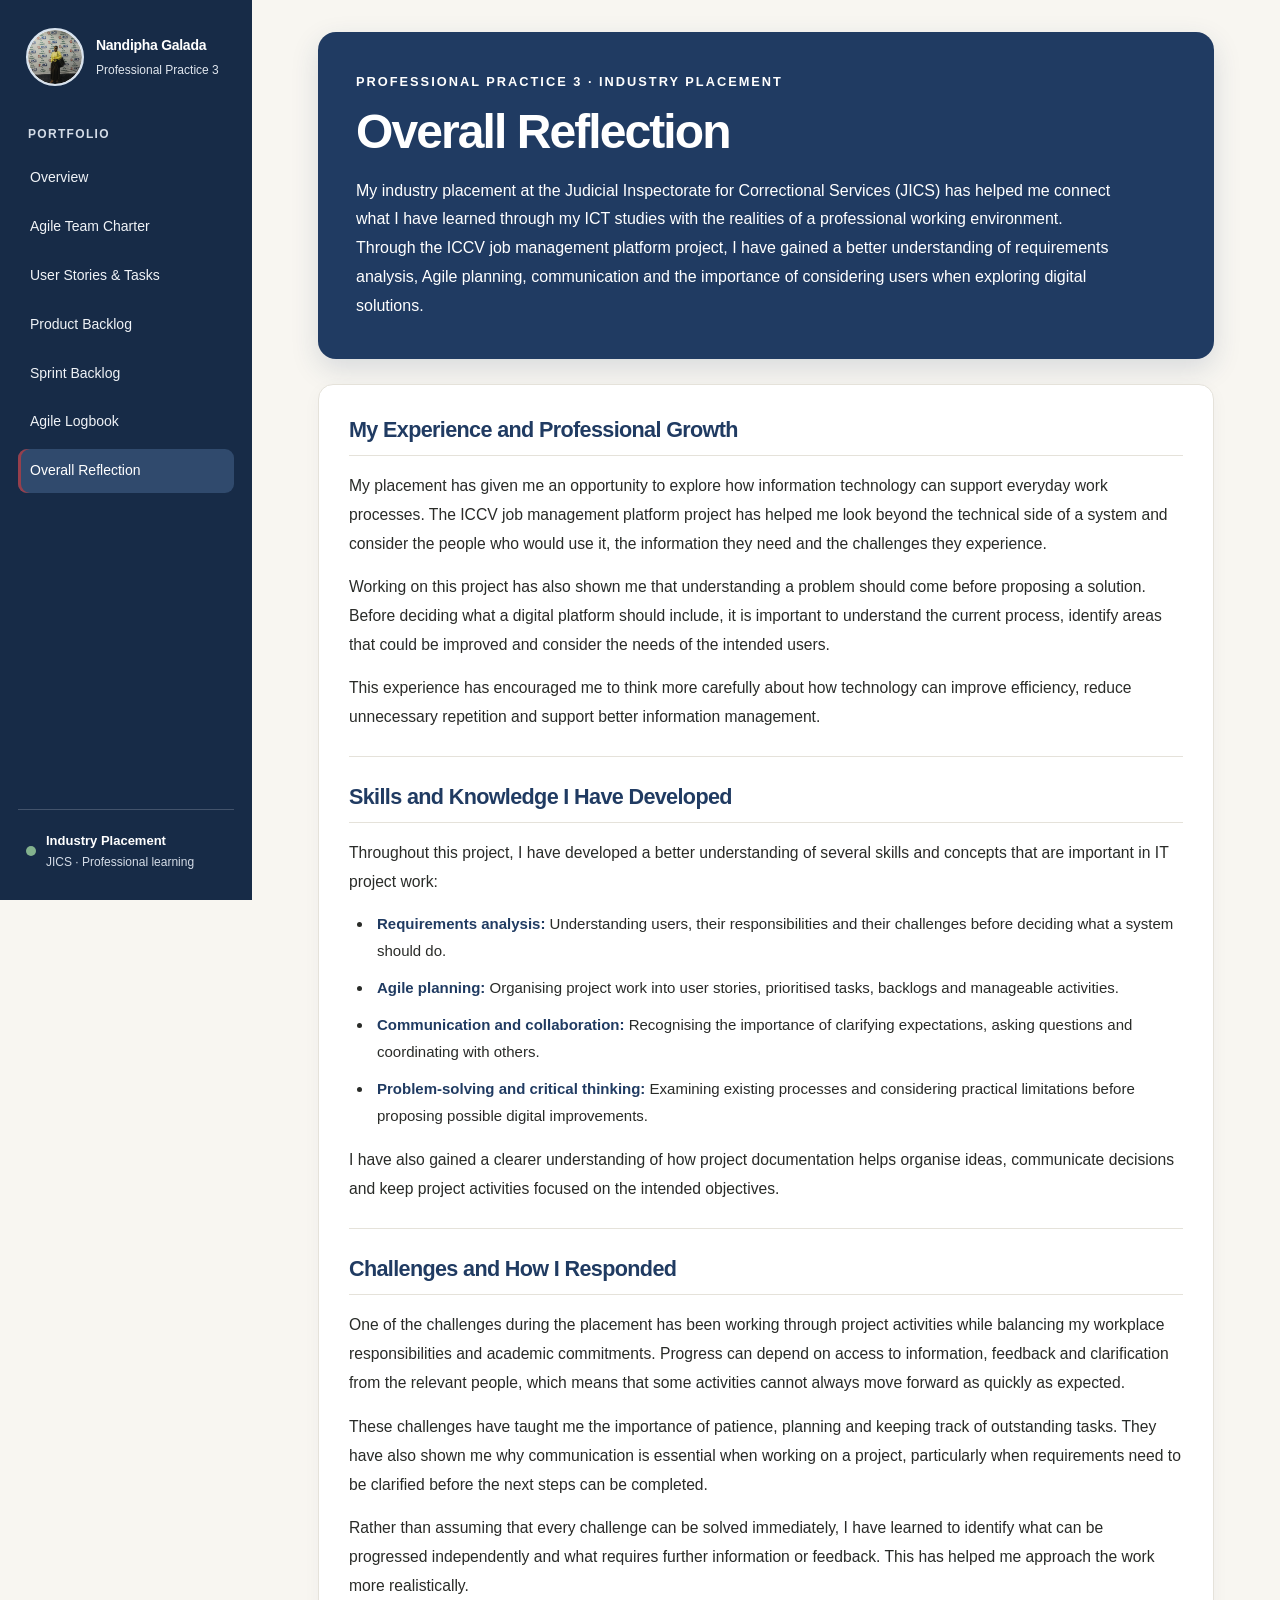
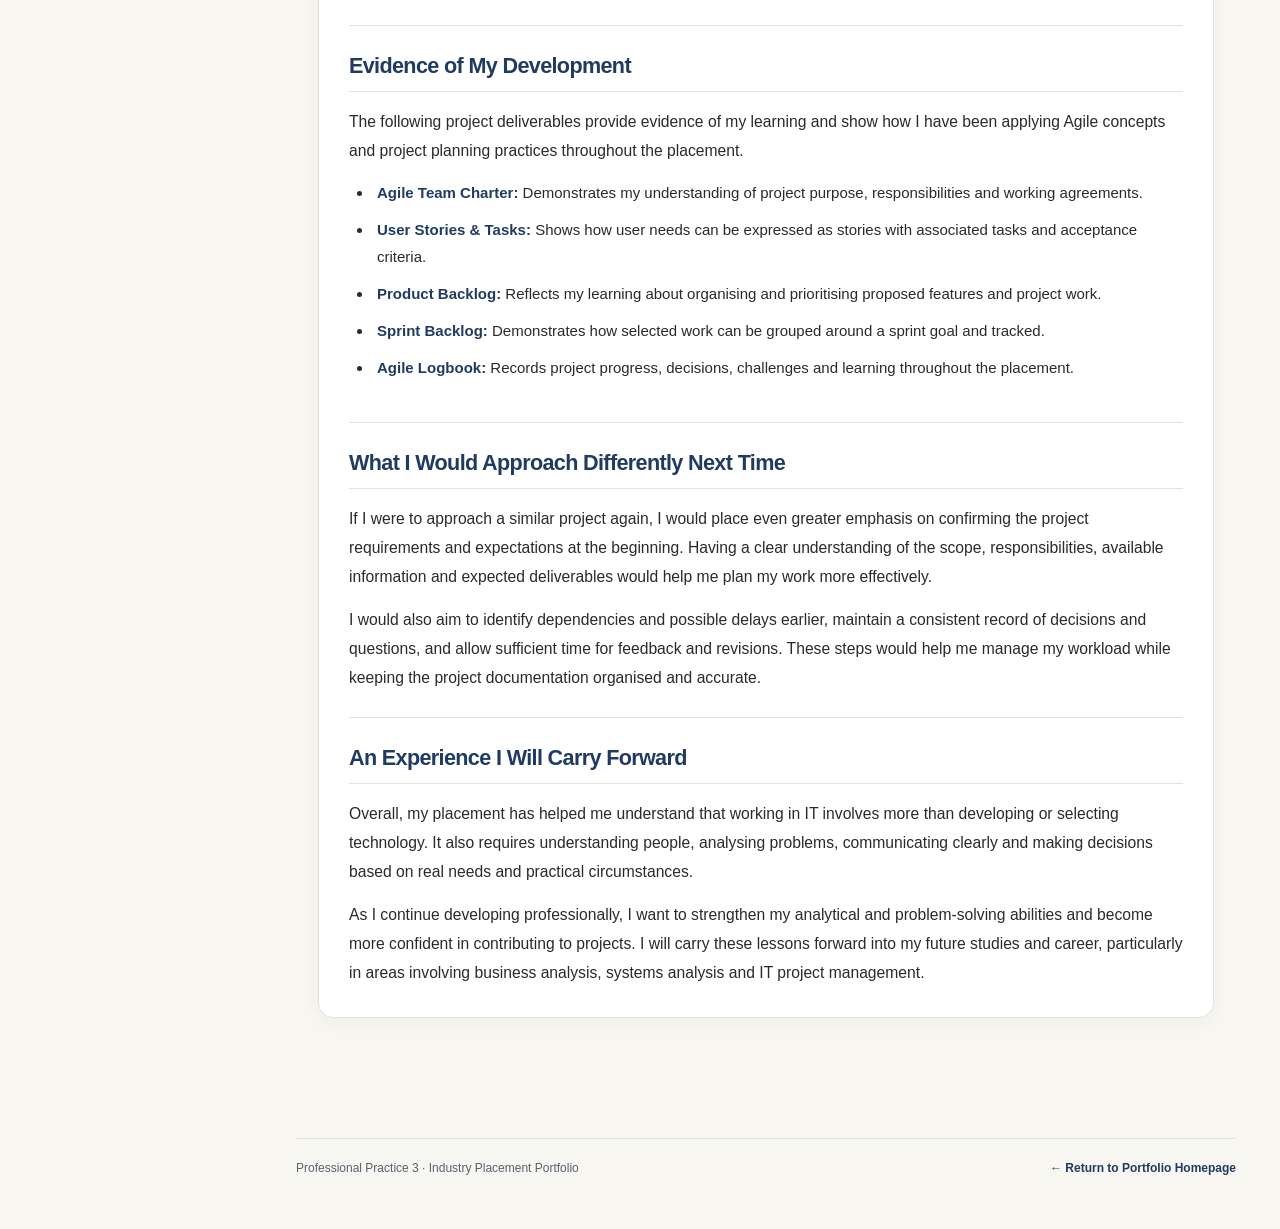
<file: reflection.html>
<!DOCTYPE html>
<html lang="en">
<head>
  <meta charset="UTF-8">
  <meta name="viewport" content="width=device-width, initial-scale=1.0">
  <meta name="description" content="Nandipha Galada's reflection on her Professional Practice 3 industry placement at JICS.">
  <title>Overall Reflection | Nandipha Galada</title>
  <link rel="stylesheet" href="style.css">

  <style>
    .reflection-page {
      max-width: 1100px;
      margin: 0 auto;
      padding: 32px 22px 55px;
      color: #292d35;
      line-height: 1.7;
    }

    .reflection-hero {
      background: #203B62;
      color: #FFFFFF;
      padding: 38px;
      border-radius: 18px;
      margin-bottom: 25px;
      box-shadow: 0 10px 28px rgba(32, 59, 98, 0.15);
    }

    .reflection-hero .eyebrow {
      color: #FFFFFF;
      font-size: 0.8rem;
      font-weight: 700;
      letter-spacing: 2px;
      text-transform: uppercase;
      margin: 0 0 10px;
    }

    .reflection-hero h1 {
      color: #FFFFFF;
      font-size: clamp(2rem, 4vw, 3rem);
      line-height: 1.2;
      margin: 0 0 16px;
    }

    .reflection-hero p {
      color: #FFFFFF;
      max-width: 760px;
      font-size: 1rem;
      line-height: 1.8;
      margin: 0;
    }

    .reflection-card {
      background: #FFFFFF;
      border: 1px solid #E5E2DA;
      border-radius: 15px;
      padding: 30px;
      margin-bottom: 25px;
      box-shadow: 0 5px 18px rgba(23, 43, 71, 0.04);
    }

    .reflection-subsection {
      padding-bottom: 25px;
      margin-bottom: 25px;
      border-bottom: 1px solid #E5E2DA;
    }

    .reflection-subsection:last-child {
      padding-bottom: 0;
      margin-bottom: 0;
      border-bottom: none;
    }

    .reflection-subsection h2 {
      color: #203B62;
      font-size: 1.35rem;
      line-height: 1.4;
      margin: 0 0 15px;
      padding-bottom: 10px;
      border-bottom: 1px solid #E5E2DA;
    }

    .reflection-subsection p {
      color: #292B28;
      font-size: 0.98rem;
      line-height: 1.85;
      margin: 0 0 14px;
    }

    .reflection-subsection p:last-child {
      margin-bottom: 0;
    }

    .reflection-list {
      padding-left: 24px;
      margin: 12px 0 16px;
    }

    .reflection-list li {
      color: #292B28;
      line-height: 1.8;
      margin-bottom: 10px;
      padding-left: 4px;
    }

    .reflection-list li:last-child {
      margin-bottom: 0;
    }

    .reflection-list strong {
      color: #203B62;
    }

    .reflection-list a {
      color: #203B62;
      font-weight: 600;
      text-decoration: none;
    }

    .reflection-list a:hover {
      color: #963F4C;
      text-decoration: underline;
    }

    /* Same simple text-link style as the other portfolio pages */
    .back-link {
      display: inline-flex;
      align-items: center;
      gap: 8px;
      color: #203B62;
      font-weight: 600;
      text-decoration: none;
      margin-bottom: 25px;
    }

    .back-link:hover {
      color: #963F4C;
      text-decoration: underline;
    }

    @media (max-width: 760px) {
      .reflection-page {
        padding: 22px 14px 40px;
      }

      .reflection-hero {
        padding: 27px 22px;
      }

      .reflection-card {
        padding: 22px 18px;
      }

      .reflection-subsection h2 {
        font-size: 1.2rem;
      }
    }
  </style>
</head>

<body>

  <button class="menu-toggle" id="menuToggle"
    aria-label="Toggle navigation" aria-expanded="false">☰</button>

  <aside class="sidebar" id="sidebar">
    <a class="brand" href="index.html" aria-label="Portfolio home">
      <div class="brand-mark">
        <img src="industry placement portfolio.jpg" alt="Nandipha Galada at JICS">
      </div>

      <div class="brand-info">
        <strong>Nandipha Galada</strong>
        <small>Professional Practice 3</small>
      </div>
    </a>

    <p class="nav-label">PORTFOLIO</p>

    <nav>
      <a class="nav-link" href="index.html">Overview</a>
      <a class="nav-link" href="team-charter.html">Agile Team Charter</a>
      <a class="nav-link" href="user-stories.html">User Stories &amp; Tasks</a>
      <a class="nav-link" href="product-backlog.html">Product Backlog</a>
      <a class="nav-link" href="sprint-backlog.html">Sprint Backlog</a>
      <a class="nav-link" href="agile-logbook.html">Agile Logbook</a>
      <a class="nav-link active" href="reflection.html" aria-current="page">
        Overall Reflection
      </a>
    </nav>

    <div class="sidebar-note">
      <span class="note-dot"></span>
      <div>
        <strong>Industry Placement</strong>
        <small>JICS · Professional learning</small>
      </div>
    </div>
  </aside>

  <main class="main-content" id="home">

    <div class="reflection-page">

      <section class="reflection-hero">
        <p class="eyebrow">Professional Practice 3 · Industry Placement</p>

        <h1>Overall Reflection</h1>

        <p>
          My industry placement at the Judicial Inspectorate for Correctional
          Services (JICS) has helped me connect what I have learned through
          my ICT studies with the realities of a professional working
          environment. Through the ICCV job management platform project, I
          have gained a better understanding of requirements analysis, Agile
          planning, communication and the importance of considering users
          when exploring digital solutions.
        </p>
      </section>

      <article class="reflection-card">

        <section class="reflection-subsection">
          <h2>My Experience and Professional Growth</h2>

          <p>
            My placement has given me an opportunity to explore how
            information technology can support everyday work processes.
            The ICCV job management platform project has helped me look
            beyond the technical side of a system and consider the people
            who would use it, the information they need and the challenges
            they experience.
          </p>

          <p>
            Working on this project has also shown me that understanding
            a problem should come before proposing a solution. Before
            deciding what a digital platform should include, it is
            important to understand the current process, identify areas
            that could be improved and consider the needs of the intended
            users.
          </p>

          <p>
            This experience has encouraged me to think more carefully
            about how technology can improve efficiency, reduce unnecessary
            repetition and support better information management.
          </p>
        </section>

        <section class="reflection-subsection">
          <h2>Skills and Knowledge I Have Developed</h2>

          <p>
            Throughout this project, I have developed a better understanding
            of several skills and concepts that are important in IT project
            work:
          </p>

          <ul class="reflection-list">
            <li>
              <strong>Requirements analysis:</strong>
              Understanding users, their responsibilities and their
              challenges before deciding what a system should do.
            </li>

            <li>
              <strong>Agile planning:</strong>
              Organising project work into user stories, prioritised tasks,
              backlogs and manageable activities.
            </li>

            <li>
              <strong>Communication and collaboration:</strong>
              Recognising the importance of clarifying expectations, asking
              questions and coordinating with others.
            </li>

            <li>
              <strong>Problem-solving and critical thinking:</strong>
              Examining existing processes and considering practical
              limitations before proposing possible digital improvements.
            </li>
          </ul>

          <p>
            I have also gained a clearer understanding of how project
            documentation helps organise ideas, communicate decisions and
            keep project activities focused on the intended objectives.
          </p>
        </section>

        <section class="reflection-subsection">
          <h2>Challenges and How I Responded</h2>

          <p>
            One of the challenges during the placement has been working
            through project activities while balancing my workplace
            responsibilities and academic commitments. Progress can depend
            on access to information, feedback and clarification from the
            relevant people, which means that some activities cannot always
            move forward as quickly as expected.
          </p>

          <p>
            These challenges have taught me the importance of patience,
            planning and keeping track of outstanding tasks. They have also
            shown me why communication is essential when working on a
            project, particularly when requirements need to be clarified
            before the next steps can be completed.
          </p>

          <p>
            Rather than assuming that every challenge can be solved
            immediately, I have learned to identify what can be progressed
            independently and what requires further information or feedback.
            This has helped me approach the work more realistically.
          </p>
        </section>

        <section class="reflection-subsection">
          <h2>Evidence of My Development</h2>

          <p>
            The following project deliverables provide evidence of my
            learning and show how I have been applying Agile concepts and
            project planning practices throughout the placement.
          </p>

          <ul class="reflection-list">
            <li>
              <strong>
                <a href="team-charter.html">Agile Team Charter</a>:
              </strong>
              Demonstrates my understanding of project purpose,
              responsibilities and working agreements.
            </li>

            <li>
              <strong>
                <a href="user-stories.html">User Stories &amp; Tasks</a>:
              </strong>
              Shows how user needs can be expressed as stories with
              associated tasks and acceptance criteria.
            </li>

            <li>
              <strong>
                <a href="product-backlog.html">Product Backlog</a>:
              </strong>
              Reflects my learning about organising and prioritising
              proposed features and project work.
            </li>

            <li>
              <strong>
                <a href="sprint-backlog.html">Sprint Backlog</a>:
              </strong>
              Demonstrates how selected work can be grouped around a
              sprint goal and tracked.
            </li>

            <li>
              <strong>
                <a href="agile-logbook.html">Agile Logbook</a>:
              </strong>
              Records project progress, decisions, challenges and learning
              throughout the placement.
            </li>
          </ul>
        </section>

        <section class="reflection-subsection">
          <h2>What I Would Approach Differently Next Time</h2>

          <p>
            If I were to approach a similar project again, I would place
            even greater emphasis on confirming the project requirements
            and expectations at the beginning. Having a clear understanding
            of the scope, responsibilities, available information and
            expected deliverables would help me plan my work more effectively.
          </p>

          <p>
            I would also aim to identify dependencies and possible delays
            earlier, maintain a consistent record of decisions and questions,
            and allow sufficient time for feedback and revisions. These
            steps would help me manage my workload while keeping the project
            documentation organised and accurate.
          </p>
        </section>

        <section class="reflection-subsection">
          <h2>An Experience I Will Carry Forward</h2>

          <p>
            Overall, my placement has helped me understand that working in
            IT involves more than developing or selecting technology. It
            also requires understanding people, analysing problems,
            communicating clearly and making decisions based on real needs
            and practical circumstances.
          </p>

          <p>
            As I continue developing professionally, I want to strengthen
            my analytical and problem-solving abilities and become more
            confident in contributing to projects. I will carry these
            lessons forward into my future studies and career, particularly
            in areas involving business analysis, systems analysis and IT
            project management.
          </p>
        </section>

      </article>

    </div>

   <footer class="footer">
  <span>Professional Practice 3 · Industry Placement Portfolio</span>
  <a class="back-link" href="index.html">
    &larr; Return to Portfolio Homepage
  </a>
</footer>

  </main>

  <script src="script.js"></script>
</body>
</html>
</file>
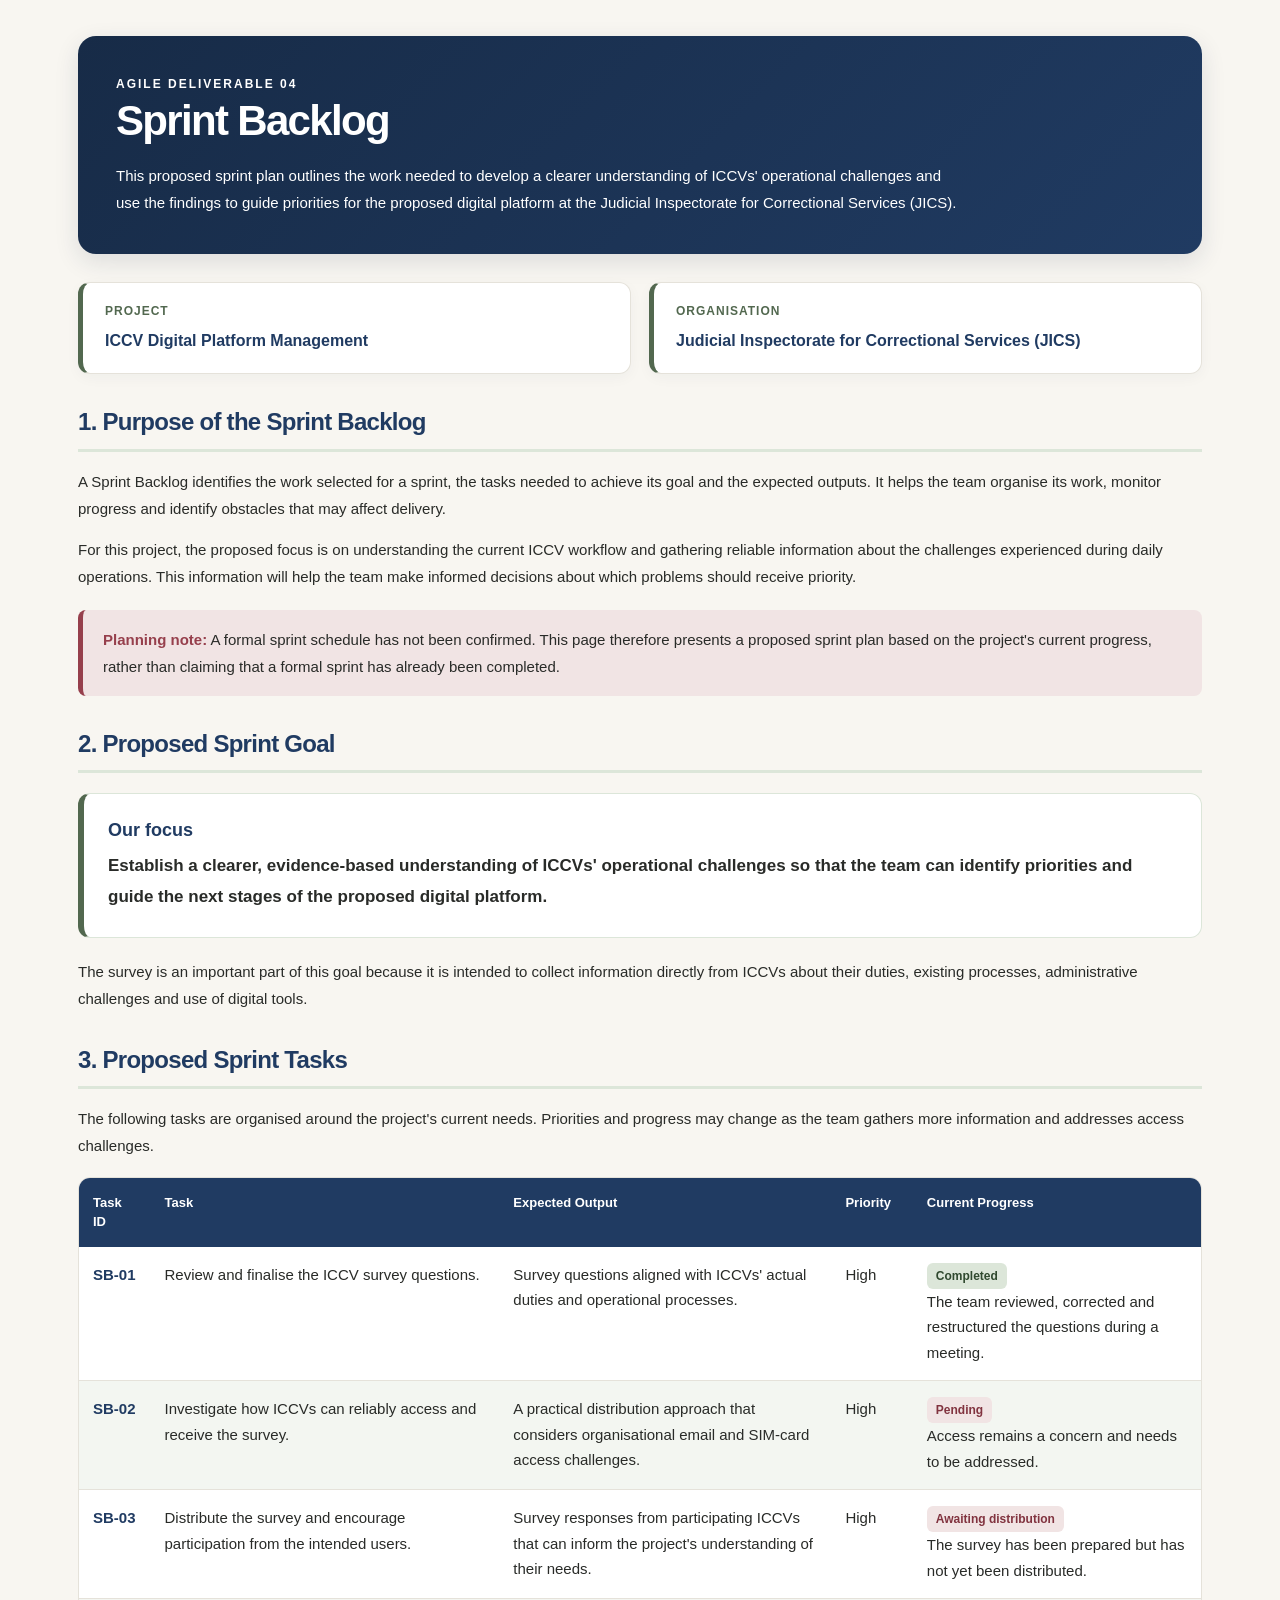
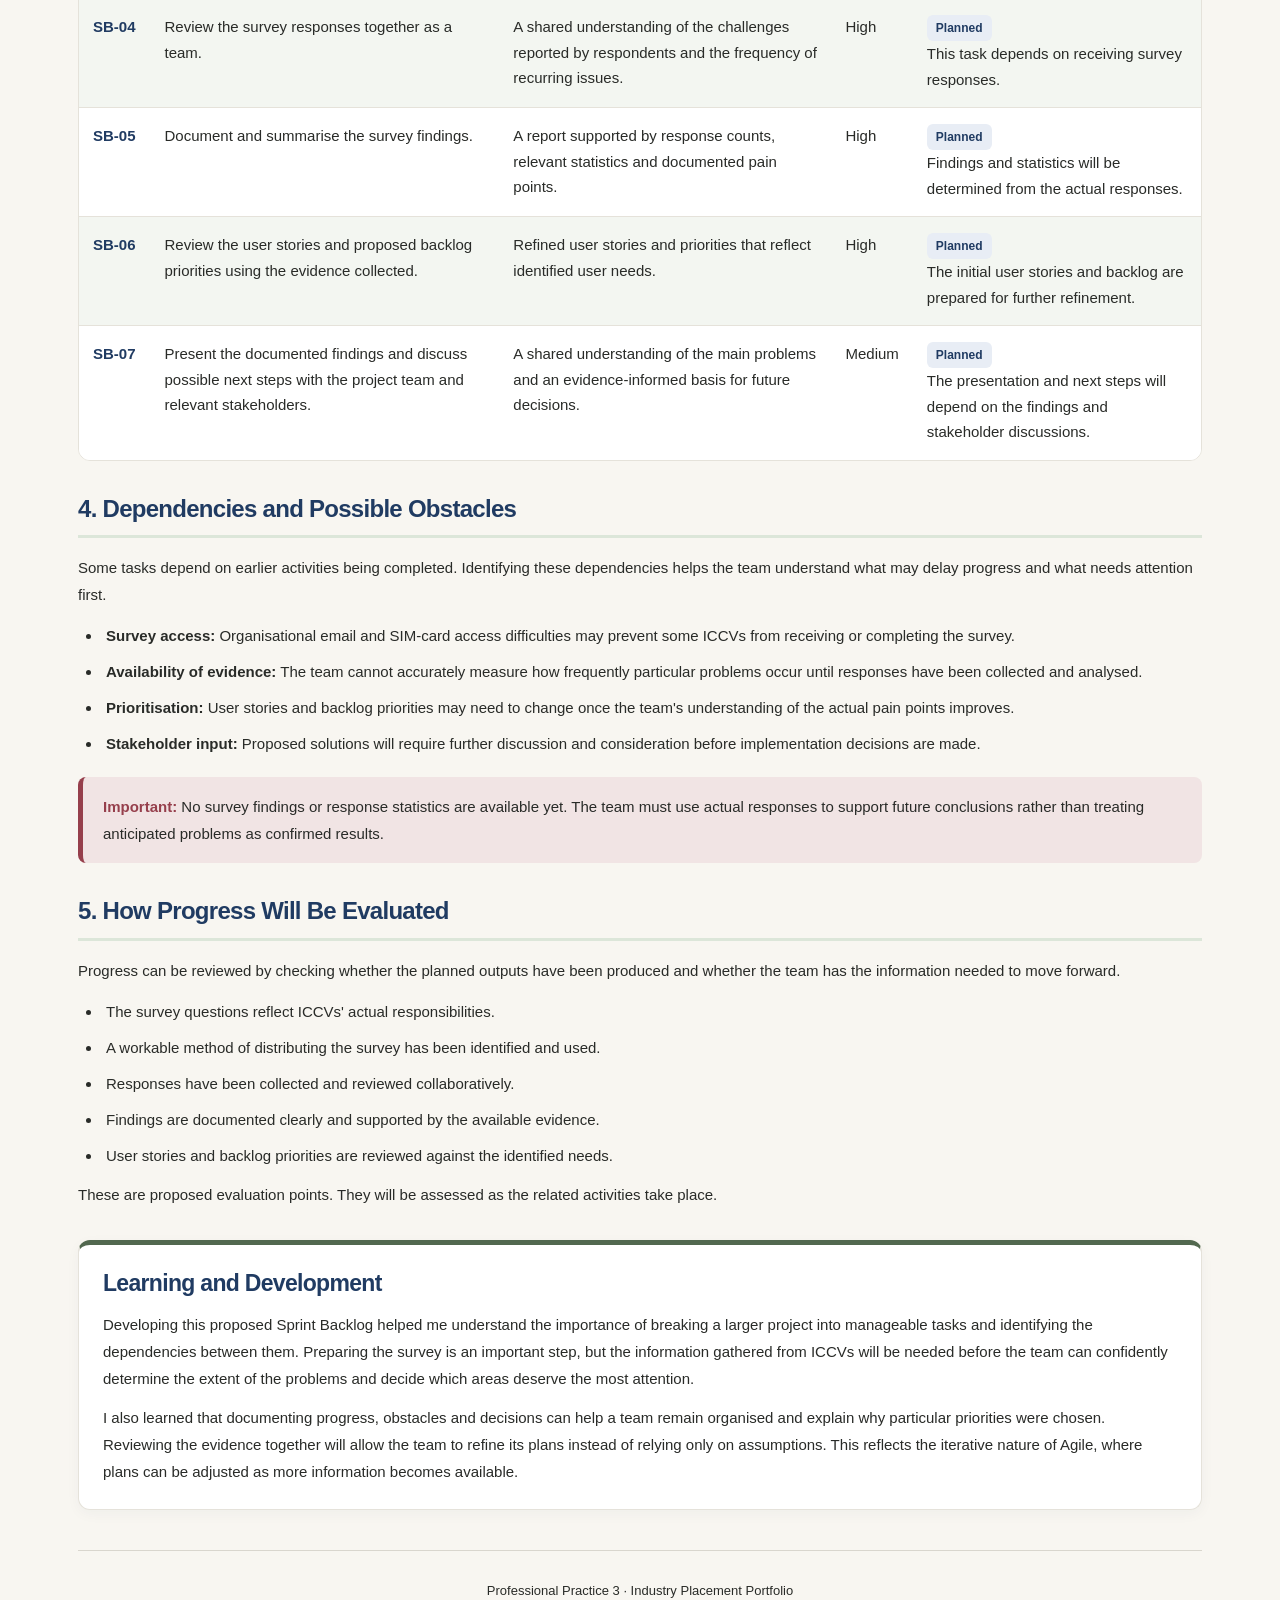
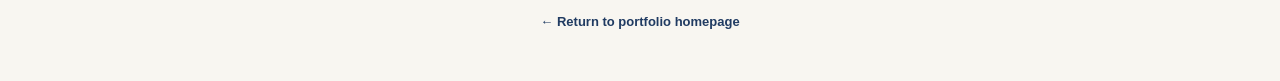
<file: sprint-backlog.html>
<!DOCTYPE html>
<html lang="en">
<head>
  <meta charset="UTF-8">
  <meta name="viewport" content="width=device-width, initial-scale=1.0">

  <meta
    name="description"
    content="Proposed sprint backlog for the ICCV Digital Platform Management project at JICS."
  >

  <title>Sprint Backlog | Nandipha Galada</title>

  <link rel="stylesheet" href="style.css">

  <style>
    .sprint-page {
      max-width: 1180px;
      margin: 0 auto;
      padding: 36px 28px 48px;
      color: #292B28;
      font-family: Arial, sans-serif;
      font-size: 15px;
      line-height: 1.8;
    }

    .sprint-hero {
      background: linear-gradient(135deg, #172B47, #203B62);
      color: #FFFFFF;
      padding: 38px;
      border-radius: 18px;
      margin-bottom: 28px;
      box-shadow: 0 8px 24px rgba(23, 43, 71, 0.12);
    }

    .sprint-eyebrow {
      color: #DCE6D9;
      text-transform: uppercase;
      letter-spacing: 2px;
      font-size: 12px;
      font-weight: bold;
      margin: 0 0 10px;
    }

    .sprint-hero h1 {
      color: #FFFFFF;
      font-size: clamp(30px, 4vw, 42px);
      line-height: 1.2;
      margin: 0 0 16px;
    }

    .sprint-hero p {
      color: #FFFFFF;
      margin: 0;
      max-width: 850px;
    }

    .sprint-meta {
      display: grid;
      grid-template-columns: repeat(2, minmax(0, 1fr));
      gap: 18px;
      margin-bottom: 28px;
    }

    .sprint-meta-card {
      background: #FFFFFF;
      border: 1px solid #E5E2DA;
      border-left: 5px solid #52684F;
      border-radius: 12px;
      padding: 18px 22px;
      box-shadow: 0 4px 14px rgba(23, 43, 71, 0.04);
    }

    .sprint-meta-card span {
      display: block;
      color: #52684F;
      font-size: 12px;
      font-weight: bold;
      letter-spacing: 1px;
      text-transform: uppercase;
      margin-bottom: 4px;
    }

    .sprint-meta-card strong {
      color: #203B62;
      font-size: 16px;
    }

    .sprint-section {
      margin-top: 32px;
    }

    .sprint-section h2 {
      color: #203B62;
      font-size: 24px;
      line-height: 1.35;
      padding-bottom: 10px;
      border-bottom: 3px solid #DCE6D9;
      margin: 0 0 16px;
    }

    .sprint-section h3 {
      color: #203B62;
      font-size: 18px;
      margin: 22px 0 10px;
    }

    .sprint-section p {
      margin: 0 0 14px;
    }

    .sprint-goal {
      background: #FFFFFF;
      border: 1px solid #DCE6D9;
      border-left: 6px solid #52684F;
      border-radius: 12px;
      padding: 24px;
      margin: 20px 0;
    }

    .sprint-goal h3 {
      margin: 0 0 8px;
      color: #203B62;
    }

    .sprint-goal p {
      font-size: 17px;
      font-weight: 600;
      margin: 0;
    }

    .sprint-note {
      background: #F1E4E4;
      border-left: 5px solid #963F4C;
      border-radius: 8px;
      padding: 16px 20px;
      margin: 20px 0;
      color: #292B28;
    }

    .sprint-note strong {
      color: #963F4C;
    }

    .sprint-table-wrap {
      width: 100%;
      overflow-x: auto;
      border: 1px solid #E5E2DA;
      border-radius: 12px;
      background: #FFFFFF;
      margin: 18px 0;
    }

    .sprint-table {
      width: 100%;
      min-width: 900px;
      border-collapse: collapse;
      background: #FFFFFF;
    }

    .sprint-table th {
      background: #203B62;
      color: #FFFFFF;
      text-align: left;
      padding: 15px 14px;
      font-size: 13px;
      line-height: 1.5;
      vertical-align: top;
    }

    .sprint-table td {
      padding: 15px 14px;
      border-bottom: 1px solid #E5E2DA;
      color: #292B28;
      vertical-align: top;
      line-height: 1.7;
    }

    .sprint-table tbody tr:nth-child(even) {
      background: #F3F6F1;
    }

    .sprint-table tbody tr:hover {
      background: #E7EEE3;
    }

    .sprint-table tbody tr:last-child td {
      border-bottom: none;
    }

    .sprint-table td:first-child {
      color: #203B62;
      font-weight: bold;
      white-space: nowrap;
    }

    .sprint-table td strong {
      color: #203B62;
    }

    .sprint-status {
      display: inline-block;
      padding: 4px 9px;
      border-radius: 6px;
      font-size: 12px;
      line-height: 1.5;
      font-weight: bold;
      white-space: normal;
    }

    .status-complete {
      background: #DCE6D9;
      color: #30492F;
    }

    .status-pending {
      background: #F1E4E4;
      color: #81333F;
    }

    .status-planned {
      background: #E8EDF5;
      color: #203B62;
    }

    .sprint-list {
      padding-left: 24px;
      margin: 12px 0;
    }

    .sprint-list li {
      padding-left: 4px;
      margin-bottom: 9px;
    }

    .sprint-reflection {
      background: #FFFFFF;
      border: 1px solid #E5E2DA;
      border-top: 5px solid #52684F;
      border-radius: 12px;
      padding: 24px;
      margin-top: 32px;
      box-shadow: 0 4px 14px rgba(23, 43, 71, 0.04);
    }

    .sprint-reflection h2 {
      color: #203B62;
      font-size: 23px;
      margin: 0 0 12px;
    }

    .sprint-reflection p {
      margin: 0 0 12px;
    }

    .sprint-reflection p:last-child {
      margin-bottom: 0;
    }

    .sprint-footer {
      text-align: center;
      padding: 28px 10px 0;
      margin-top: 40px;
      border-top: 1px solid #D9D6CE;
      color: #292B28;
      font-size: 13px;
    }

    .sprint-footer p {
      margin: 0 0 8px;
    }

    .sprint-footer .back-link {
      color: #203B62;
      font-weight: bold;
      text-decoration: none;
    }

    .sprint-footer .back-link:hover {
      color: #963F4C;
      text-decoration: underline;
    }

    @media (max-width: 700px) {
      .sprint-page {
        padding: 22px 15px 32px;
      }

      .sprint-hero {
        padding: 26px 21px;
        border-radius: 14px;
      }

      .sprint-meta {
        grid-template-columns: 1fr;
        gap: 12px;
      }

      .sprint-section h2 {
        font-size: 21px;
      }

      .sprint-goal,
      .sprint-reflection {
        padding: 19px;
      }
    }

    @media print {
      .sprint-page {
        max-width: none;
        padding: 0;
      }

      .sprint-hero {
        background: #203B62 !important;
        print-color-adjust: exact;
        -webkit-print-color-adjust: exact;
      }

      .sprint-table-wrap {
        overflow: visible;
      }

      .sprint-table {
        min-width: 0;
        font-size: 10px;
      }

      .sprint-table th,
      .sprint-table td {
        padding: 7px;
        overflow-wrap: anywhere;
      }

      .sprint-footer .back-link {
        display: none;
      }
    }
  </style>
</head>

<body>

  <main class="sprint-page">

    <header class="sprint-hero">
      <p class="sprint-eyebrow">Agile Deliverable 04</p>

      <h1>Sprint Backlog</h1>

      <p>
        This proposed sprint plan outlines the work needed to develop
        a clearer understanding of ICCVs' operational challenges and
        use the findings to guide priorities for the proposed digital
        platform at the Judicial Inspectorate for Correctional Services
        (JICS).
      </p>
    </header>

    <section class="sprint-meta" aria-label="Project information">

      <div class="sprint-meta-card">
        <span>Project</span>
        <strong>ICCV Digital Platform Management</strong>
      </div>

      <div class="sprint-meta-card">
        <span>Organisation</span>
        <strong>Judicial Inspectorate for Correctional Services (JICS)</strong>
      </div>

    </section>

    <section class="sprint-section">
      <h2>1. Purpose of the Sprint Backlog</h2>

      <p>
        A Sprint Backlog identifies the work selected for a sprint,
        the tasks needed to achieve its goal and the expected outputs.
        It helps the team organise its work, monitor progress and
        identify obstacles that may affect delivery.
      </p>

      <p>
        For this project, the proposed focus is on understanding the
        current ICCV workflow and gathering reliable information about
        the challenges experienced during daily operations. This
        information will help the team make informed decisions about
        which problems should receive priority.
      </p>

      <div class="sprint-note">
        <strong>Planning note:</strong>
        A formal sprint schedule has not been confirmed. This page
        therefore presents a proposed sprint plan based on the
        project's current progress, rather than claiming that a
        formal sprint has already been completed.
      </div>
    </section>

    <section class="sprint-section">
      <h2>2. Proposed Sprint Goal</h2>

      <div class="sprint-goal">
        <h3>Our focus</h3>

        <p>
          Establish a clearer, evidence-based understanding of ICCVs'
          operational challenges so that the team can identify
          priorities and guide the next stages of the proposed
          digital platform.
        </p>
      </div>

      <p>
        The survey is an important part of this goal because it is
        intended to collect information directly from ICCVs about
        their duties, existing processes, administrative challenges
        and use of digital tools.
      </p>
    </section>

    <section class="sprint-section">
      <h2>3. Proposed Sprint Tasks</h2>

      <p>
        The following tasks are organised around the project's current
        needs. Priorities and progress may change as the team gathers
        more information and addresses access challenges.
      </p>

      <div class="sprint-table-wrap">
        <table class="sprint-table">
          <thead>
            <tr>
              <th scope="col">Task ID</th>
              <th scope="col">Task</th>
              <th scope="col">Expected Output</th>
              <th scope="col">Priority</th>
              <th scope="col">Current Progress</th>
            </tr>
          </thead>

          <tbody>
            <tr>
              <td>SB-01</td>

              <td>
                Review and finalise the ICCV survey questions.
              </td>

              <td>
                Survey questions aligned with ICCVs' actual duties
                and operational processes.
              </td>

              <td>High</td>

              <td>
                <span class="sprint-status status-complete">
                  Completed
                </span>
                <br>
                The team reviewed, corrected and restructured the
                questions during a meeting.
              </td>
            </tr>

            <tr>
              <td>SB-02</td>

              <td>
                Investigate how ICCVs can reliably access and receive
                the survey.
              </td>

              <td>
                A practical distribution approach that considers
                organisational email and SIM-card access challenges.
              </td>

              <td>High</td>

              <td>
                <span class="sprint-status status-pending">
                  Pending
                </span>
                <br>
                Access remains a concern and needs to be addressed.
              </td>
            </tr>

            <tr>
              <td>SB-03</td>

              <td>
                Distribute the survey and encourage participation
                from the intended users.
              </td>

              <td>
                Survey responses from participating ICCVs that can
                inform the project's understanding of their needs.
              </td>

              <td>High</td>

              <td>
                <span class="sprint-status status-pending">
                  Awaiting distribution
                </span>
                <br>
                The survey has been prepared but has not yet been
                distributed.
              </td>
            </tr>

            <tr>
              <td>SB-04</td>

              <td>
                Review the survey responses together as a team.
              </td>

              <td>
                A shared understanding of the challenges reported
                by respondents and the frequency of recurring issues.
              </td>

              <td>High</td>

              <td>
                <span class="sprint-status status-planned">
                  Planned
                </span>
                <br>
                This task depends on receiving survey responses.
              </td>
            </tr>

            <tr>
              <td>SB-05</td>

              <td>
                Document and summarise the survey findings.
              </td>

              <td>
                A report supported by response counts, relevant
                statistics and documented pain points.
              </td>

              <td>High</td>

              <td>
                <span class="sprint-status status-planned">
                  Planned
                </span>
                <br>
                Findings and statistics will be determined from
                the actual responses.
              </td>
            </tr>

            <tr>
              <td>SB-06</td>

              <td>
                Review the user stories and proposed backlog priorities
                using the evidence collected.
              </td>

              <td>
                Refined user stories and priorities that reflect
                identified user needs.
              </td>

              <td>High</td>

              <td>
                <span class="sprint-status status-planned">
                  Planned
                </span>
                <br>
                The initial user stories and backlog are prepared
                for further refinement.
              </td>
            </tr>

            <tr>
              <td>SB-07</td>

              <td>
                Present the documented findings and discuss possible
                next steps with the project team and relevant
                stakeholders.
              </td>

              <td>
                A shared understanding of the main problems and
                an evidence-informed basis for future decisions.
              </td>

              <td>Medium</td>

              <td>
                <span class="sprint-status status-planned">
                  Planned
                </span>
                <br>
                The presentation and next steps will depend on
                the findings and stakeholder discussions.
              </td>
            </tr>

          </tbody>
        </table>
      </div>
    </section>

    <section class="sprint-section">
      <h2>4. Dependencies and Possible Obstacles</h2>

      <p>
        Some tasks depend on earlier activities being completed.
        Identifying these dependencies helps the team understand
        what may delay progress and what needs attention first.
      </p>

      <ul class="sprint-list">
        <li>
          <strong>Survey access:</strong>
          Organisational email and SIM-card access difficulties may
          prevent some ICCVs from receiving or completing the survey.
        </li>

        <li>
          <strong>Availability of evidence:</strong>
          The team cannot accurately measure how frequently particular
          problems occur until responses have been collected and
          analysed.
        </li>

        <li>
          <strong>Prioritisation:</strong>
          User stories and backlog priorities may need to change
          once the team's understanding of the actual pain points
          improves.
        </li>

        <li>
          <strong>Stakeholder input:</strong>
          Proposed solutions will require further discussion and
          consideration before implementation decisions are made.
        </li>
      </ul>

      <div class="sprint-note">
        <strong>Important:</strong>
        No survey findings or response statistics are available yet.
        The team must use actual responses to support future conclusions
        rather than treating anticipated problems as confirmed results.
      </div>
    </section>

    <section class="sprint-section">
      <h2>5. How Progress Will Be Evaluated</h2>

      <p>
        Progress can be reviewed by checking whether the planned
        outputs have been produced and whether the team has the
        information needed to move forward.
      </p>

      <ul class="sprint-list">
        <li>The survey questions reflect ICCVs' actual responsibilities.</li>

        <li>
          A workable method of distributing the survey has been
          identified and used.
        </li>

        <li>
          Responses have been collected and reviewed collaboratively.
        </li>

        <li>
          Findings are documented clearly and supported by the
          available evidence.
        </li>

        <li>
          User stories and backlog priorities are reviewed against
          the identified needs.
        </li>
      </ul>

      <p>
        These are proposed evaluation points. They will be assessed
        as the related activities take place.
      </p>
    </section>

    <section class="sprint-reflection">
      <h2>Learning and Development</h2>

      <p>
        Developing this proposed Sprint Backlog helped me understand
        the importance of breaking a larger project into manageable
        tasks and identifying the dependencies between them. Preparing
        the survey is an important step, but the information gathered
        from ICCVs will be needed before the team can confidently
        determine the extent of the problems and decide which areas
        deserve the most attention.
      </p>

      <p>
        I also learned that documenting progress, obstacles and
        decisions can help a team remain organised and explain why
        particular priorities were chosen. Reviewing the evidence
        together will allow the team to refine its plans instead
        of relying only on assumptions. This reflects the iterative
        nature of Agile, where plans can be adjusted as more
        information becomes available.
      </p>
    </section>

    <footer class="sprint-footer">
      <p>Professional Practice 3 · Industry Placement Portfolio</p>

      <a class="back-link" href="index.html">
        &larr; Return to portfolio homepage
      </a>
    </footer>

  </main>

</body>
</html>
</file>
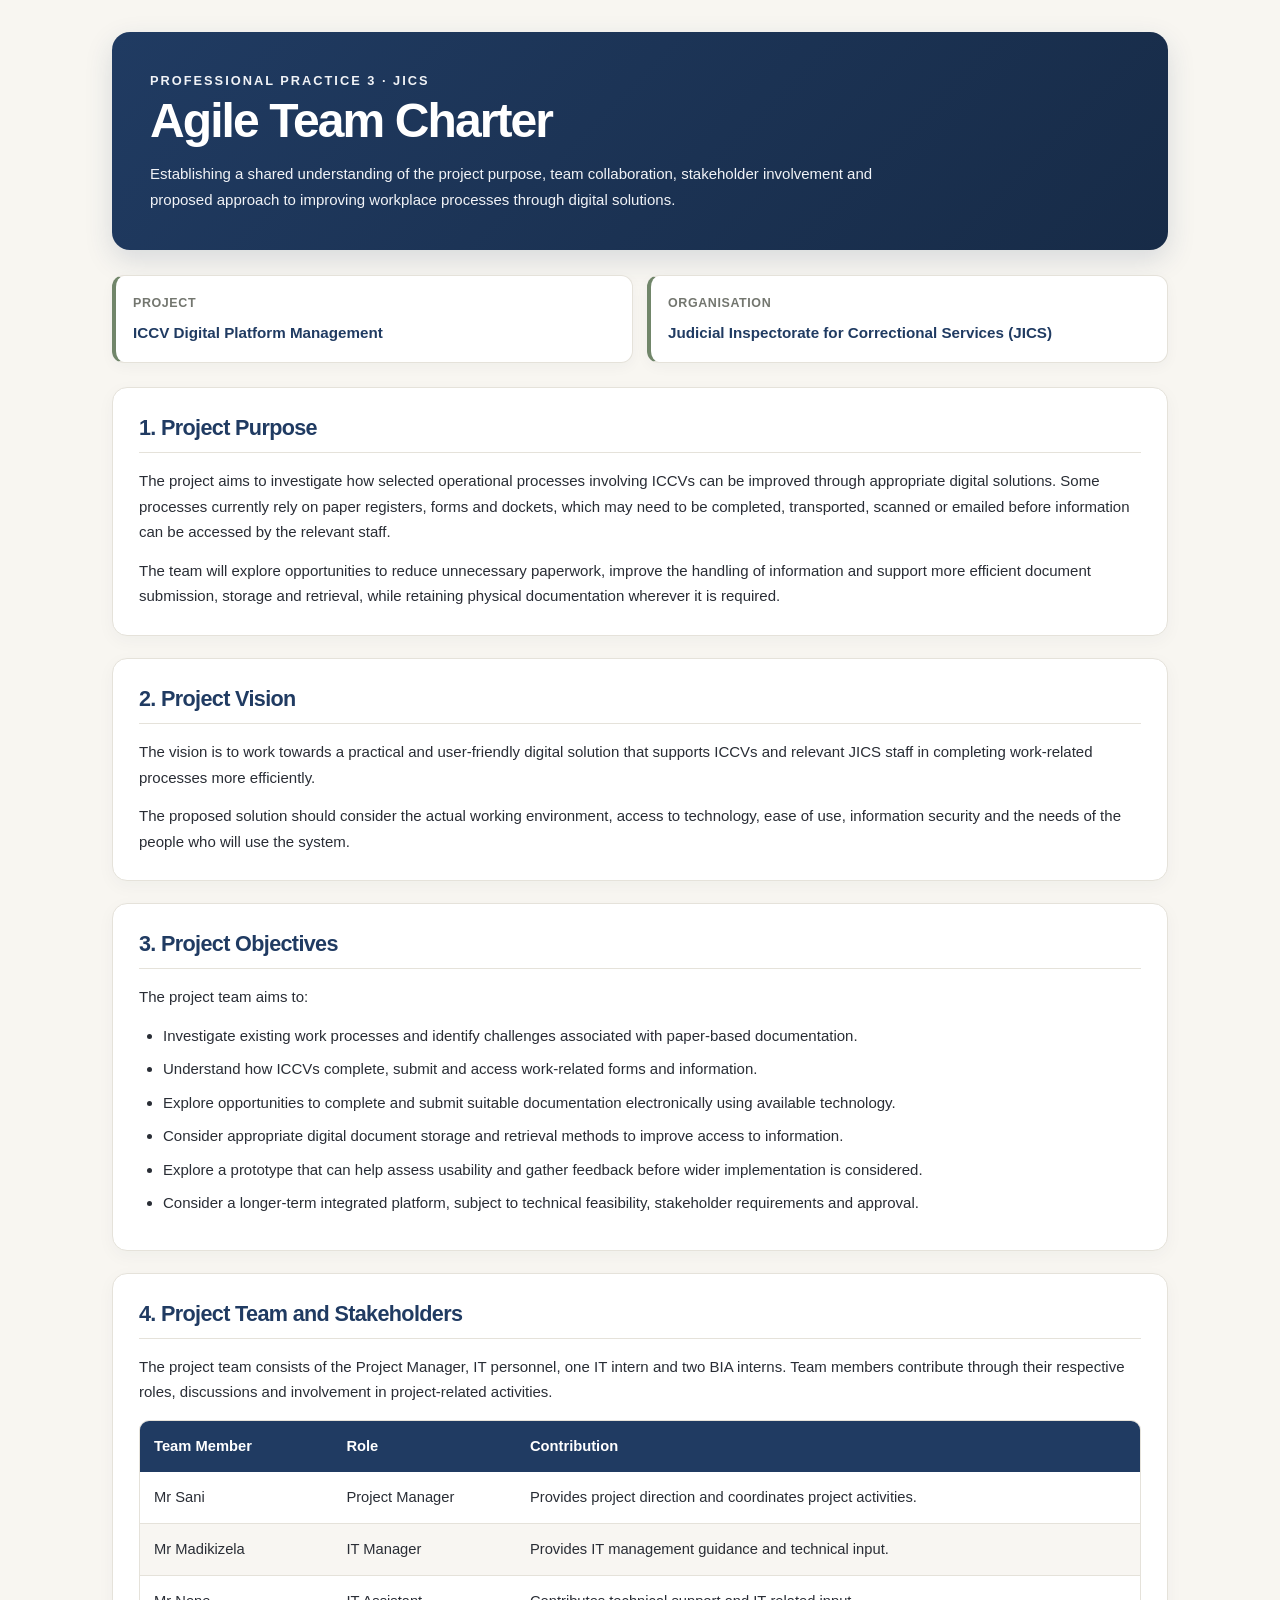
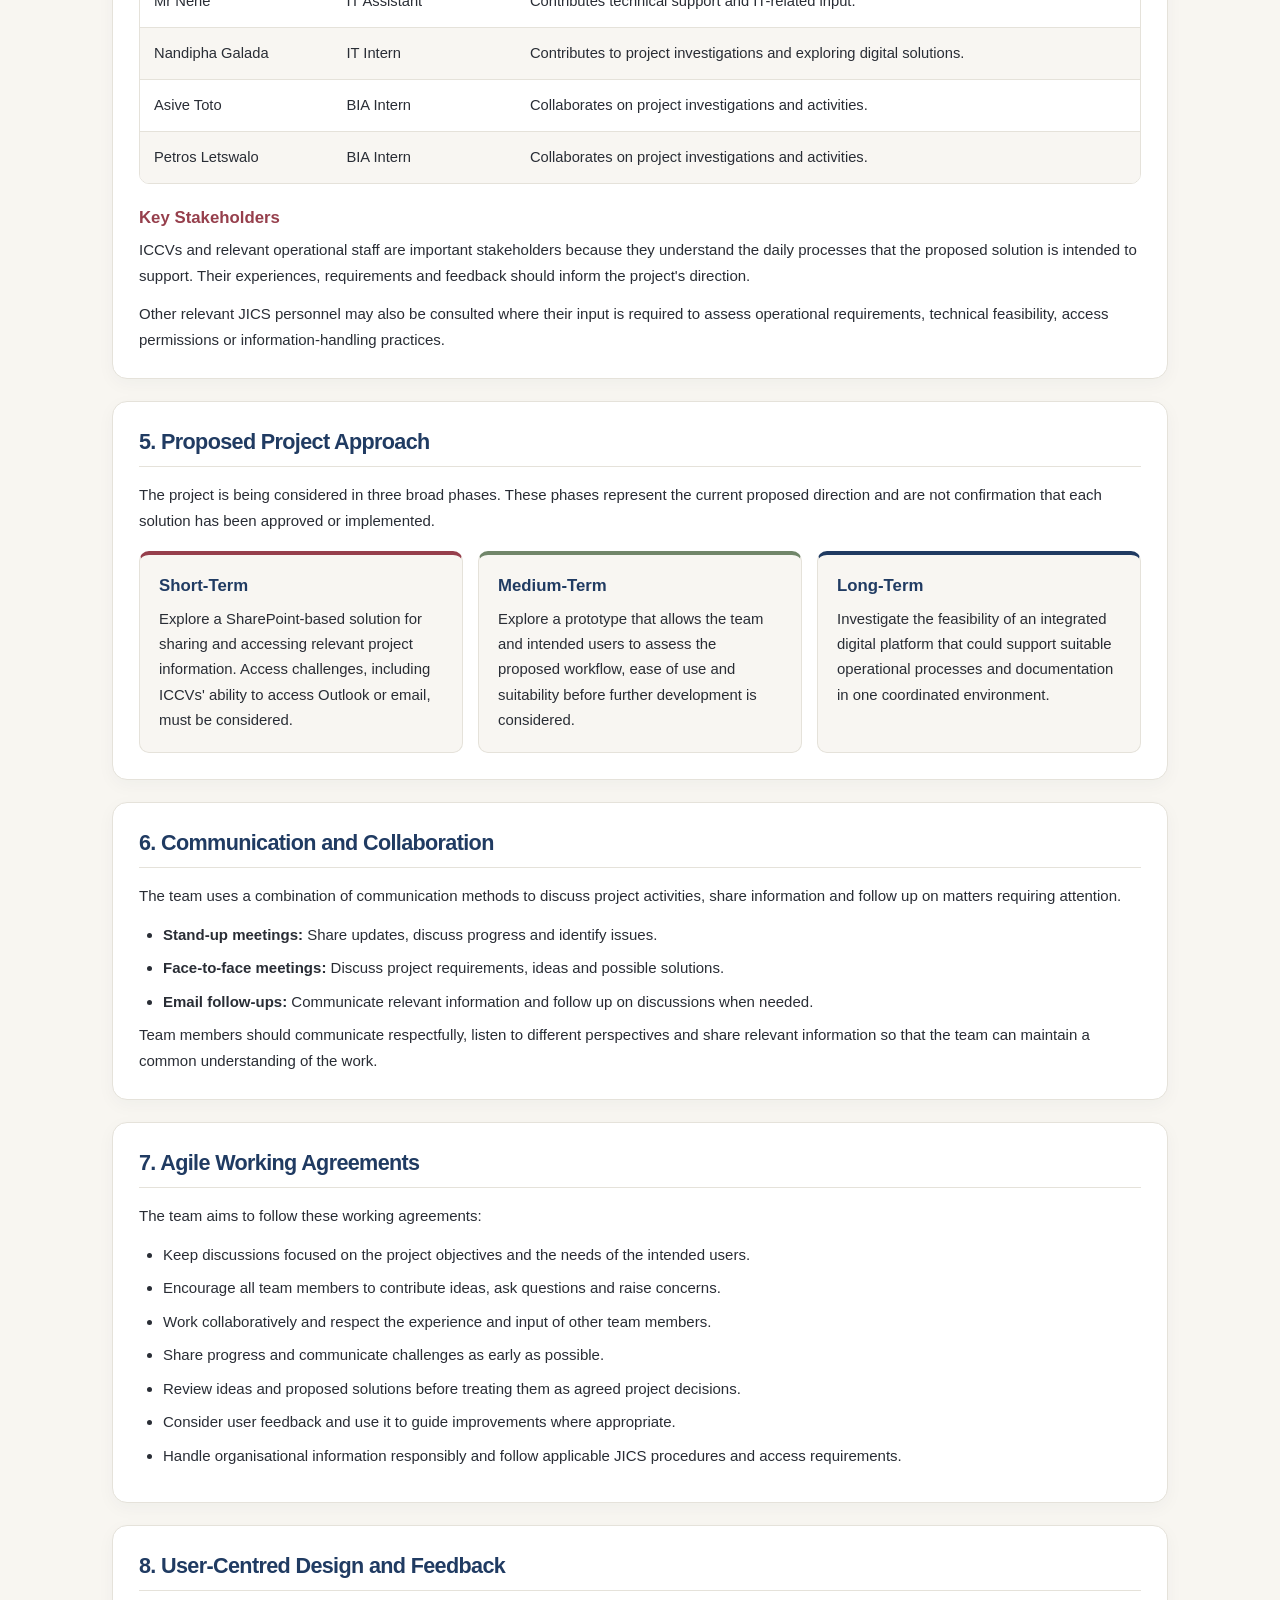
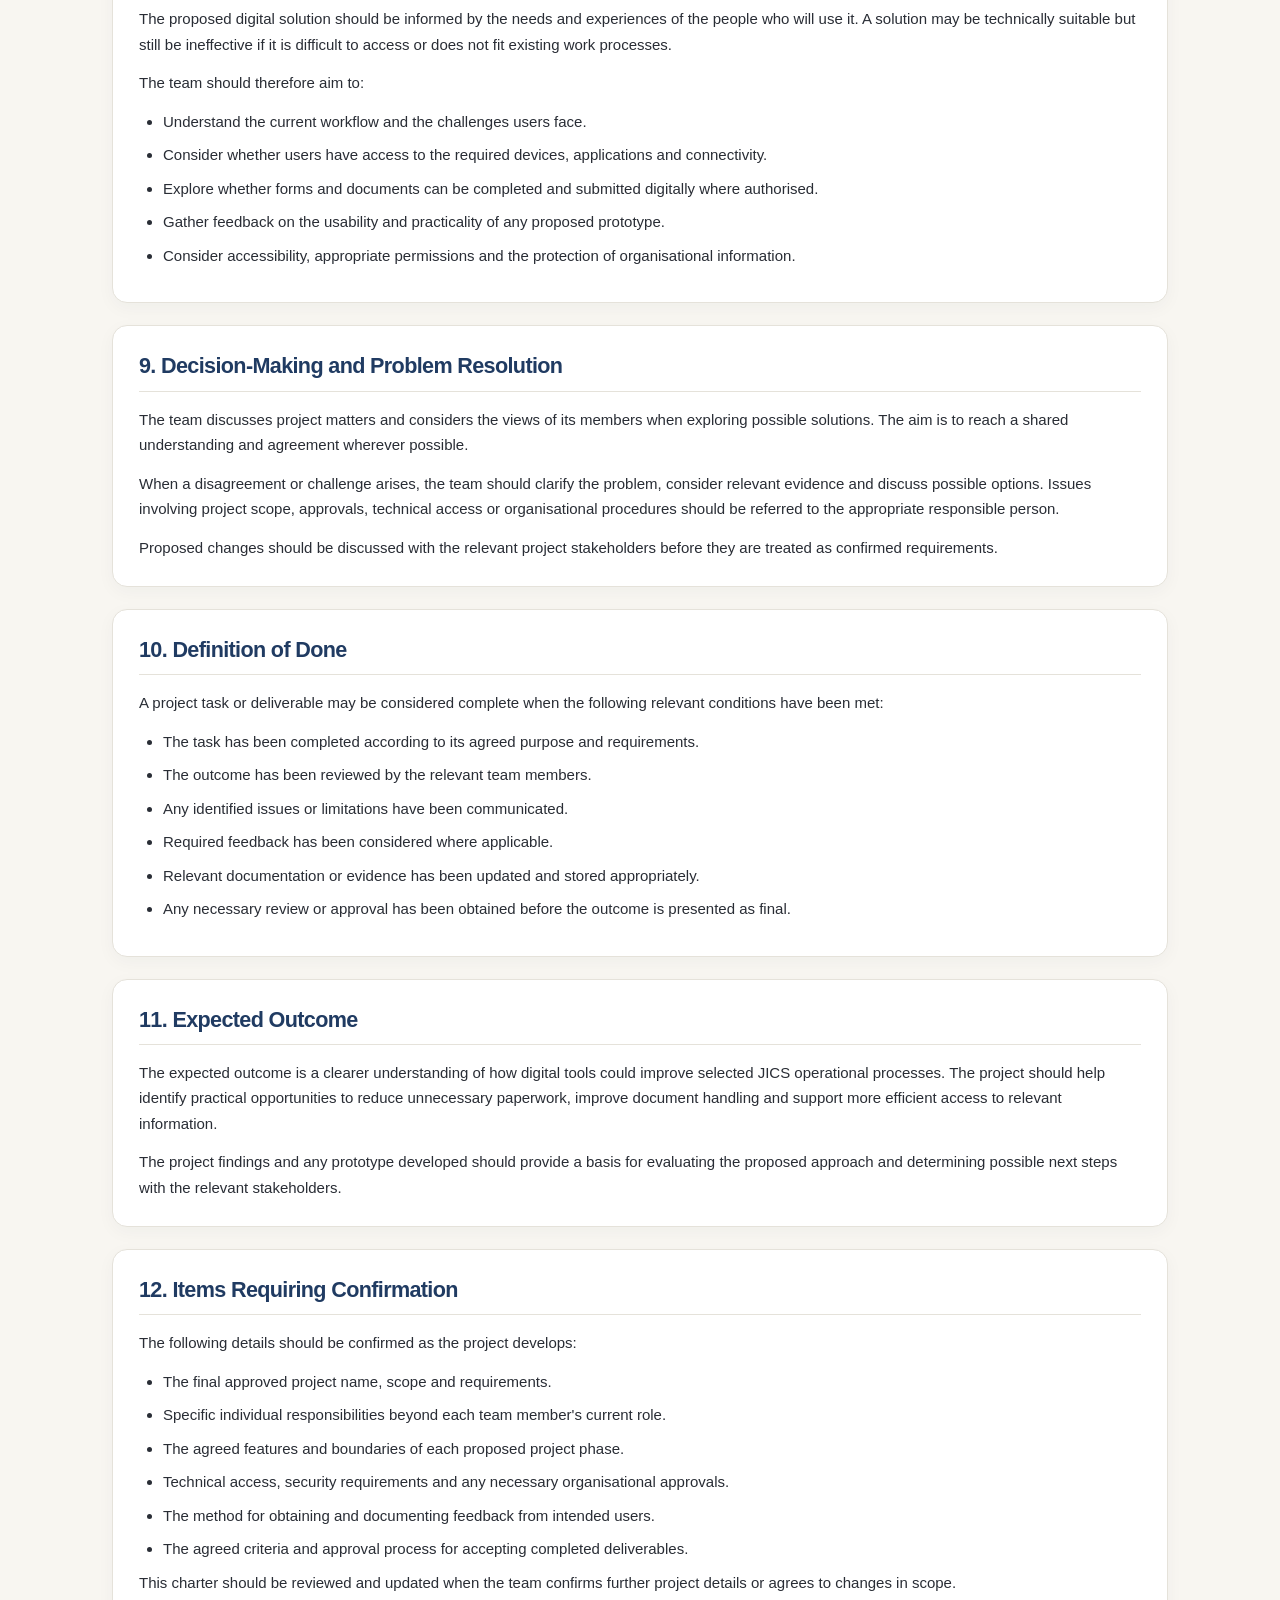
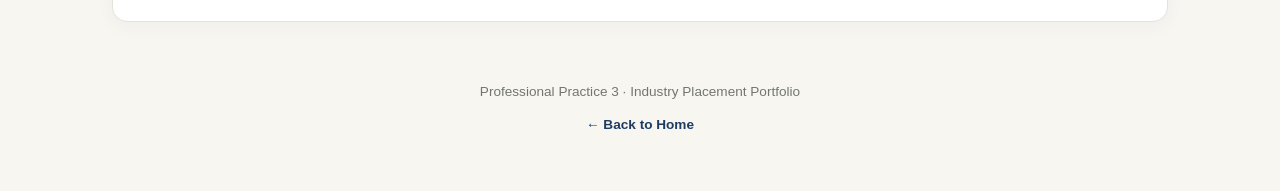
<file: team-charter.html>
<!DOCTYPE html>
<html lang="en">
<head>
  <meta charset="UTF-8">
  <meta name="viewport" content="width=device-width, initial-scale=1.0">
  <meta
    name="description"
    content="Agile Team Charter for the JICS ICCV Digital Platform Management project."
  >

  <title>Agile Team Charter | Nandipha Galada</title>
  <link rel="stylesheet" href="style.css">

  <style>
    .charter-page {
      max-width: 1100px;
      margin: 0 auto;
      padding: 32px 22px 55px;
      color: #292d35;
      line-height: 1.7;
    }

    .back-link {
      display: inline-flex;
      align-items: center;
      gap: 8px;
      color: #203b62;
      font-weight: 600;
      text-decoration: none;
    }

    .back-link:hover {
      color: #963f4c;
      text-decoration: underline;
    }

    .charter-heading {
      padding: 38px;
      margin-bottom: 25px;
      color: #ffffff;
      background: linear-gradient(135deg, #203b62, #172b47);
      border-radius: 18px;
      box-shadow: 0 10px 28px rgba(32, 59, 98, 0.15);
    }

    .charter-label {
      margin: 0 0 10px;
      color: #dce6d9;
      font-size: 0.8rem;
      font-weight: 700;
      letter-spacing: 2px;
      text-transform: uppercase;
    }

    .charter-heading h1 {
      margin: 0 0 12px;
      color: #ffffff;
      font-size: clamp(2rem, 4vw, 3rem);
      line-height: 1.2;
    }

    .charter-heading p {
      max-width: 750px;
      margin: 0;
      color: #f1f3f7;
    }

    /* PROJECT INFORMATION CARDS */

    .charter-meta {
      display: grid;
      grid-template-columns: repeat(2, minmax(0, 1fr));
      gap: 14px;
      margin-bottom: 24px;
    }

    .meta-card {
      padding: 17px;
      background: #ffffff;
      border: 1px solid #e5e2da;
      border-left: 4px solid #71866a;
      border-radius: 12px;
      box-shadow: 0 4px 14px rgba(23, 43, 71, 0.04);
      overflow-wrap: anywhere;
    }

    .meta-card span {
      display: block;
      margin-bottom: 5px;
      color: #73766f;
      font-size: 0.78rem;
      font-weight: 700;
      text-transform: uppercase;
      letter-spacing: 0.6px;
    }

    .meta-card strong {
      color: #203b62;
      font-size: 0.95rem;
    }

    .charter-section {
      margin-bottom: 22px;
      padding: 26px;
      background: #ffffff;
      border: 1px solid #e5e2da;
      border-radius: 15px;
      box-shadow: 0 5px 18px rgba(23, 43, 71, 0.04);
    }

    .charter-section h2 {
      margin: 0 0 15px;
      padding-bottom: 10px;
      color: #203b62;
      font-size: 1.35rem;
      border-bottom: 1px solid #e5e2da;
    }

    .charter-section h3 {
      margin: 22px 0 8px;
      color: #963f4c;
      font-size: 1.05rem;
    }

    .charter-section p {
      margin: 0 0 13px;
    }

    .charter-section p:last-child {
      margin-bottom: 0;
    }

    .charter-section ul,
    .charter-section ol {
      padding-left: 24px;
      margin: 10px 0 0;
    }

    .charter-section li {
      margin-bottom: 8px;
    }

    .table-wrapper {
      width: 100%;
      overflow-x: auto;
      margin-top: 15px;
      border: 1px solid #e5e2da;
      border-radius: 10px;
    }

    .charter-table {
      width: 100%;
      border-collapse: collapse;
      font-size: 0.92rem;
      text-align: left;
    }

    .charter-table th {
      padding: 13px 14px;
      color: #ffffff;
      background: #203b62;
      font-weight: 600;
    }

    .charter-table td {
      padding: 13px 14px;
      border-bottom: 1px solid #e5e2da;
      vertical-align: top;
    }

    .charter-table tbody tr:nth-child(even) {
      background: #f8f6f2;
    }

    .charter-table tbody tr:last-child td {
      border-bottom: none;
    }

    .phase-grid {
      display: grid;
      grid-template-columns: repeat(3, minmax(0, 1fr));
      gap: 15px;
      margin-top: 18px;
    }

    .phase-card {
      padding: 19px;
      background: #f8f6f2;
      border: 1px solid #e5e2da;
      border-top: 4px solid #963f4c;
      border-radius: 10px;
    }

    .phase-card:nth-child(2) {
      border-top-color: #71866a;
    }

    .phase-card:nth-child(3) {
      border-top-color: #203b62;
    }

    .phase-card h3 {
      margin: 0 0 9px;
      color: #203b62;
    }

    .phase-card p {
      margin: 0;
      font-size: 0.93rem;
    }

    .charter-footer {
      padding: 22px 10px 0;
      color: #73766f;
      text-align: center;
      font-size: 0.85rem;
    }

    .charter-footer p {
      margin-bottom: 10px;
    }

    .charter-footer .back-link {
      justify-content: center;
    }

    @media (max-width: 760px) {
      .charter-page {
        padding: 22px 14px 40px;
      }

      .charter-heading {
        padding: 27px 22px;
      }

      .charter-meta,
      .phase-grid {
        grid-template-columns: 1fr;
      }

      .charter-section {
        padding: 20px 17px;
      }
    }

    @media print {
      .charter-page {
        max-width: none;
        padding: 0;
      }

      .charter-heading,
      .charter-section,
      .meta-card,
      .phase-card {
        box-shadow: none;
        break-inside: avoid;
      }

      .charter-section {
        margin-bottom: 14px;
      }
    }
  </style>
</head>

<body>
  <main class="charter-page">

    <header class="charter-heading">
      <p class="charter-label">Professional Practice 3 · JICS</p>

      <h1>Agile Team Charter</h1>

      <p>
        Establishing a shared understanding of the project purpose,
        team collaboration, stakeholder involvement and proposed
        approach to improving workplace processes through digital solutions.
      </p>
    </header>

    <section class="charter-meta" aria-label="Project information">
      <div class="meta-card">
        <span>Project</span>
        <strong>ICCV Digital Platform Management</strong>
      </div>

      <div class="meta-card">
        <span>Organisation</span>
        <strong>Judicial Inspectorate for Correctional Services (JICS)</strong>
      </div>
    </section>

    <section class="charter-section">
      <h2>1. Project Purpose</h2>

      <p>
        The project aims to investigate how selected operational
        processes involving ICCVs can be improved through appropriate
        digital solutions. Some processes currently rely on paper
        registers, forms and dockets, which may need to be completed,
        transported, scanned or emailed before information can be accessed
        by the relevant staff.
      </p>

      <p>
        The team will explore opportunities to reduce unnecessary
        paperwork, improve the handling of information and support
        more efficient document submission, storage and retrieval,
        while retaining physical documentation wherever it is required.
      </p>
    </section>

    <section class="charter-section">
      <h2>2. Project Vision</h2>

      <p>
        The vision is to work towards a practical and user-friendly
        digital solution that supports ICCVs and relevant JICS staff
        in completing work-related processes more efficiently.
      </p>

      <p>
        The proposed solution should consider the actual working
        environment, access to technology, ease of use, information
        security and the needs of the people who will use the system.
      </p>
    </section>

    <section class="charter-section">
      <h2>3. Project Objectives</h2>

      <p>The project team aims to:</p>

      <ul>
        <li>
          Investigate existing work processes and identify challenges
          associated with paper-based documentation.
        </li>
        <li>
          Understand how ICCVs complete, submit and access work-related
          forms and information.
        </li>
        <li>
          Explore opportunities to complete and submit suitable
          documentation electronically using available technology.
        </li>
        <li>
          Consider appropriate digital document storage and retrieval
          methods to improve access to information.
        </li>
        <li>
          Explore a prototype that can help assess usability and
          gather feedback before wider implementation is considered.
        </li>
        <li>
          Consider a longer-term integrated platform, subject to
          technical feasibility, stakeholder requirements and approval.
        </li>
      </ul>
    </section>

    <section class="charter-section">
      <h2>4. Project Team and Stakeholders</h2>

      <p>
        The project team consists of the Project Manager, IT personnel,
        one IT intern and two BIA interns. Team members contribute
        through their respective roles, discussions and involvement
        in project-related activities.
      </p>

      <div class="table-wrapper">
        <table class="charter-table">
          <thead>
            <tr>
              <th scope="col">Team Member</th>
              <th scope="col">Role</th>
              <th scope="col">Contribution</th>
            </tr>
          </thead>

          <tbody>
            <tr>
              <td>Mr Sani</td>
              <td>Project Manager</td>
              <td>
                Provides project direction and coordinates project activities.
              </td>
            </tr>

            <tr>
              <td>Mr Madikizela</td>
              <td>IT Manager</td>
              <td>
                Provides IT management guidance and technical input.
              </td>
            </tr>

            <tr>
              <td>Mr Nene</td>
              <td>IT Assistant</td>
              <td>
                Contributes technical support and IT-related input.
              </td>
            </tr>

            <tr>
              <td>Nandipha Galada</td>
              <td>IT Intern</td>
              <td>
                Contributes to project investigations and exploring
                digital solutions.
              </td>
            </tr>

            <tr>
              <td>Asive Toto</td>
              <td>BIA Intern</td>
              <td>
                Collaborates on project investigations and activities.
              </td>
            </tr>

            <tr>
              <td>Petros Letswalo</td>
              <td>BIA Intern</td>
              <td>
                Collaborates on project investigations and activities.
              </td>
            </tr>
          </tbody>
        </table>
      </div>

      <h3>Key Stakeholders</h3>

      <p>
        ICCVs and relevant operational staff are important stakeholders
        because they understand the daily processes that the proposed
        solution is intended to support. Their experiences, requirements
        and feedback should inform the project's direction.
      </p>

      <p>
        Other relevant JICS personnel may also be consulted where their
        input is required to assess operational requirements, technical
        feasibility, access permissions or information-handling practices.
      </p>
    </section>

    <section class="charter-section">
      <h2>5. Proposed Project Approach</h2>

      <p>
        The project is being considered in three broad phases.
        These phases represent the current proposed direction and
        are not confirmation that each solution has been approved
        or implemented.
      </p>

      <div class="phase-grid">
        <article class="phase-card">
          <h3>Short-Term</h3>

          <p>
            Explore a SharePoint-based solution for sharing and accessing
            relevant project information. Access challenges, including
            ICCVs' ability to access Outlook or email, must be considered.
          </p>
        </article>

        <article class="phase-card">
          <h3>Medium-Term</h3>

          <p>
            Explore a prototype that allows the team and intended users
            to assess the proposed workflow, ease of use and suitability
            before further development is considered.
          </p>
        </article>

        <article class="phase-card">
          <h3>Long-Term</h3>

          <p>
            Investigate the feasibility of an integrated digital platform
            that could support suitable operational processes and
            documentation in one coordinated environment.
          </p>
        </article>
      </div>
    </section>

    <section class="charter-section">
      <h2>6. Communication and Collaboration</h2>

      <p>
        The team uses a combination of communication methods to discuss
        project activities, share information and follow up on matters
        requiring attention.
      </p>

      <ul>
        <li>
          <strong>Stand-up meetings:</strong>
          Share updates, discuss progress and identify issues.
        </li>
        <li>
          <strong>Face-to-face meetings:</strong>
          Discuss project requirements, ideas and possible solutions.
        </li>
        <li>
          <strong>Email follow-ups:</strong>
          Communicate relevant information and follow up on discussions
          when needed.
        </li>
      </ul>

      <p>
        Team members should communicate respectfully, listen to different
        perspectives and share relevant information so that the team can
        maintain a common understanding of the work.
      </p>
    </section>

    <section class="charter-section">
      <h2>7. Agile Working Agreements</h2>

      <p>The team aims to follow these working agreements:</p>

      <ul>
        <li>
          Keep discussions focused on the project objectives and
          the needs of the intended users.
        </li>
        <li>
          Encourage all team members to contribute ideas, ask questions
          and raise concerns.
        </li>
        <li>
          Work collaboratively and respect the experience and input
          of other team members.
        </li>
        <li>
          Share progress and communicate challenges as early as possible.
        </li>
        <li>
          Review ideas and proposed solutions before treating them
          as agreed project decisions.
        </li>
        <li>
          Consider user feedback and use it to guide improvements
          where appropriate.
        </li>
        <li>
          Handle organisational information responsibly and follow
          applicable JICS procedures and access requirements.
        </li>
      </ul>
    </section>

    <section class="charter-section">
      <h2>8. User-Centred Design and Feedback</h2>

      <p>
        The proposed digital solution should be informed by the needs
        and experiences of the people who will use it. A solution may
        be technically suitable but still be ineffective if it is
        difficult to access or does not fit existing work processes.
      </p>

      <p>The team should therefore aim to:</p>

      <ul>
        <li>
          Understand the current workflow and the challenges users face.
        </li>
        <li>
          Consider whether users have access to the required devices,
          applications and connectivity.
        </li>
        <li>
          Explore whether forms and documents can be completed and
          submitted digitally where authorised.
        </li>
        <li>
          Gather feedback on the usability and practicality of any
          proposed prototype.
        </li>
        <li>
          Consider accessibility, appropriate permissions and
          the protection of organisational information.
        </li>
      </ul>
    </section>

    <section class="charter-section">
      <h2>9. Decision-Making and Problem Resolution</h2>

      <p>
        The team discusses project matters and considers the views
        of its members when exploring possible solutions. The aim
        is to reach a shared understanding and agreement wherever possible.
      </p>

      <p>
        When a disagreement or challenge arises, the team should
        clarify the problem, consider relevant evidence and discuss
        possible options. Issues involving project scope, approvals,
        technical access or organisational procedures should be referred
        to the appropriate responsible person.
      </p>

      <p>
        Proposed changes should be discussed with the relevant project
        stakeholders before they are treated as confirmed requirements.
      </p>
    </section>

    <section class="charter-section">
      <h2>10. Definition of Done</h2>

      <p>
        A project task or deliverable may be considered complete when
        the following relevant conditions have been met:
      </p>

      <ul>
        <li>
          The task has been completed according to its agreed purpose
          and requirements.
        </li>
        <li>
          The outcome has been reviewed by the relevant team members.
        </li>
        <li>
          Any identified issues or limitations have been communicated.
        </li>
        <li>
          Required feedback has been considered where applicable.
        </li>
        <li>
          Relevant documentation or evidence has been updated and
          stored appropriately.
        </li>
        <li>
          Any necessary review or approval has been obtained before
          the outcome is presented as final.
        </li>
      </ul>
    </section>

    <section class="charter-section">
      <h2>11. Expected Outcome</h2>

      <p>
        The expected outcome is a clearer understanding of how digital
        tools could improve selected JICS operational processes.
        The project should help identify practical opportunities to
        reduce unnecessary paperwork, improve document handling and
        support more efficient access to relevant information.
      </p>

      <p>
        The project findings and any prototype developed should provide
        a basis for evaluating the proposed approach and determining
        possible next steps with the relevant stakeholders.
      </p>
    </section>

    <section class="charter-section">
      <h2>12. Items Requiring Confirmation</h2>

      <p>
        The following details should be confirmed as the project develops:
      </p>

      <ul>
        <li>
          The final approved project name, scope and requirements.
        </li>
        <li>
          Specific individual responsibilities beyond each team member's
          current role.
        </li>
        <li>
          The agreed features and boundaries of each proposed project phase.
        </li>
        <li>
          Technical access, security requirements and any necessary
          organisational approvals.
        </li>
        <li>
          The method for obtaining and documenting feedback from
          intended users.
        </li>
        <li>
          The agreed criteria and approval process for accepting
          completed deliverables.
        </li>
      </ul>

      <p>
        This charter should be reviewed and updated when the team
        confirms further project details or agrees to changes in scope.
      </p>
    </section>

    <footer class="charter-footer">
      <p>
        Professional Practice 3 · Industry Placement Portfolio
      </p>

      <a class="back-link" href="index.html">
        &larr; Back to Home
      </a>
    </footer>

  </main>
</body>
</html>
</file>
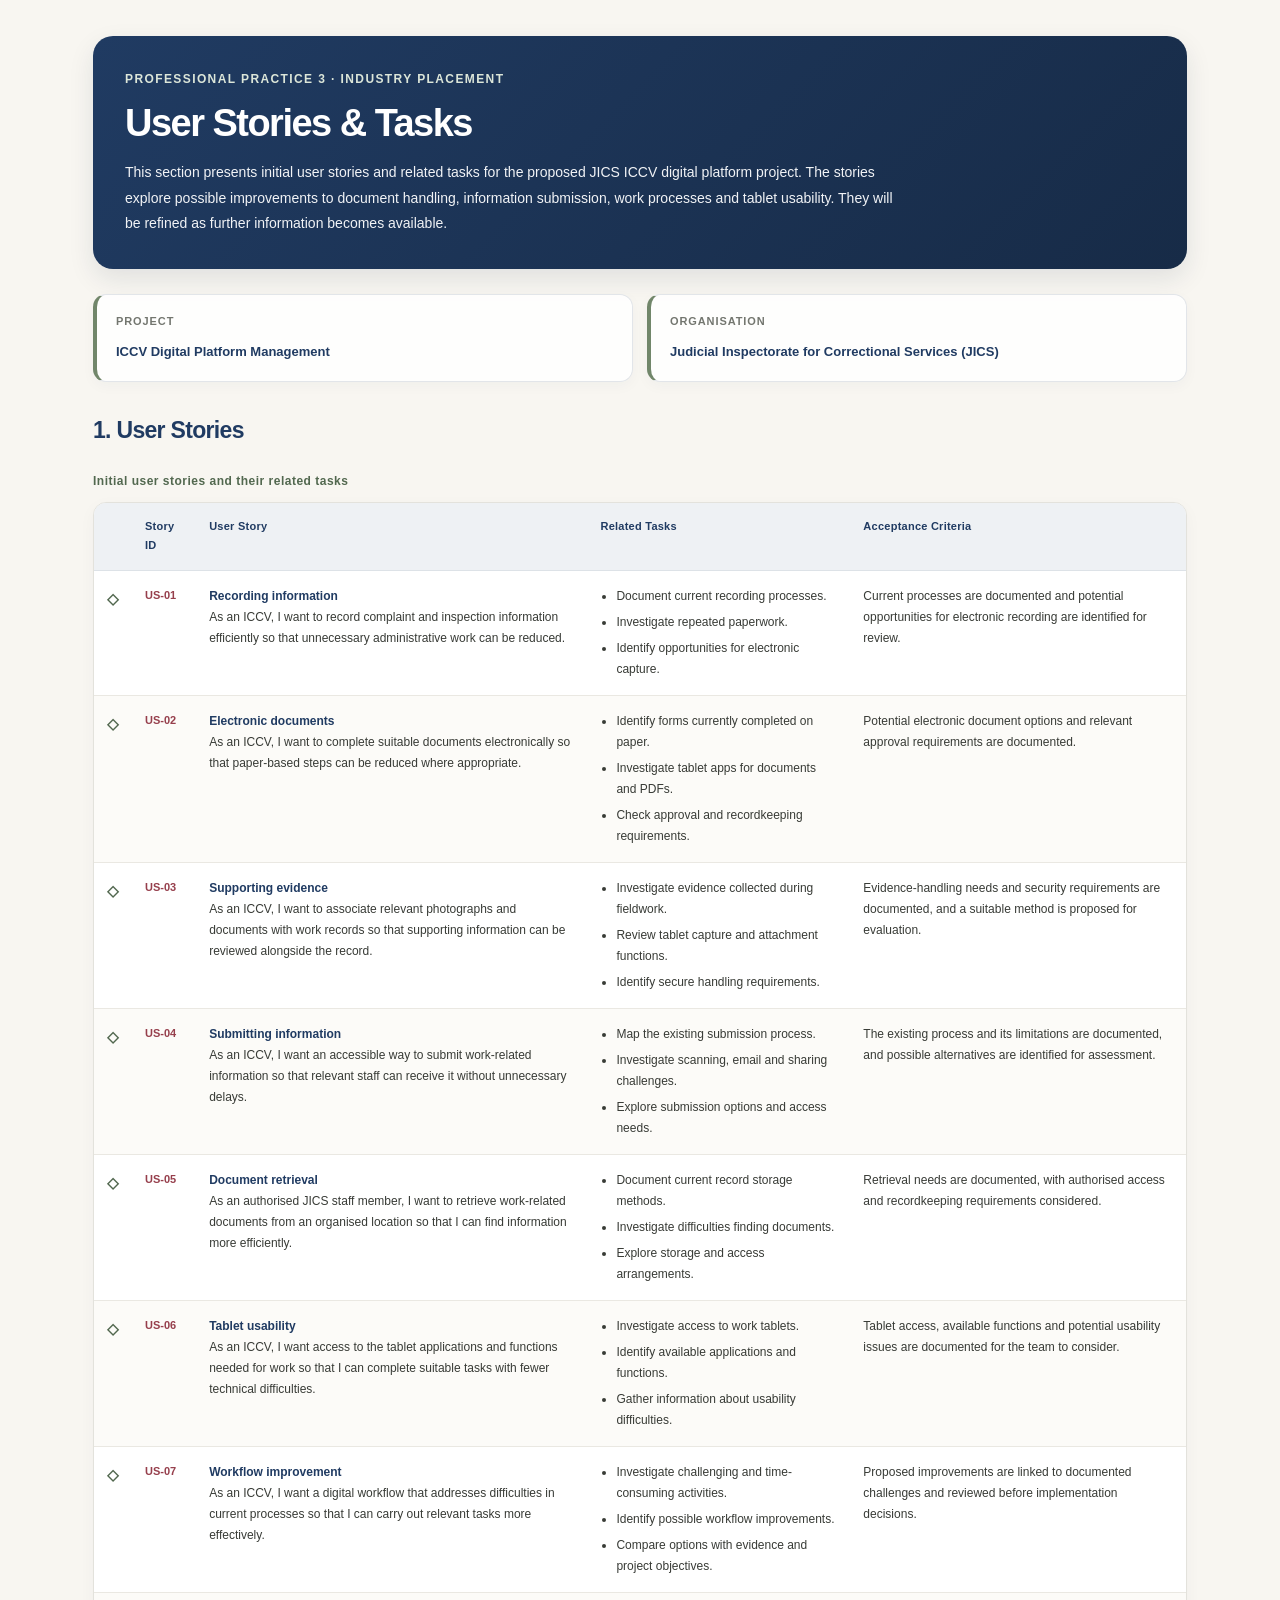
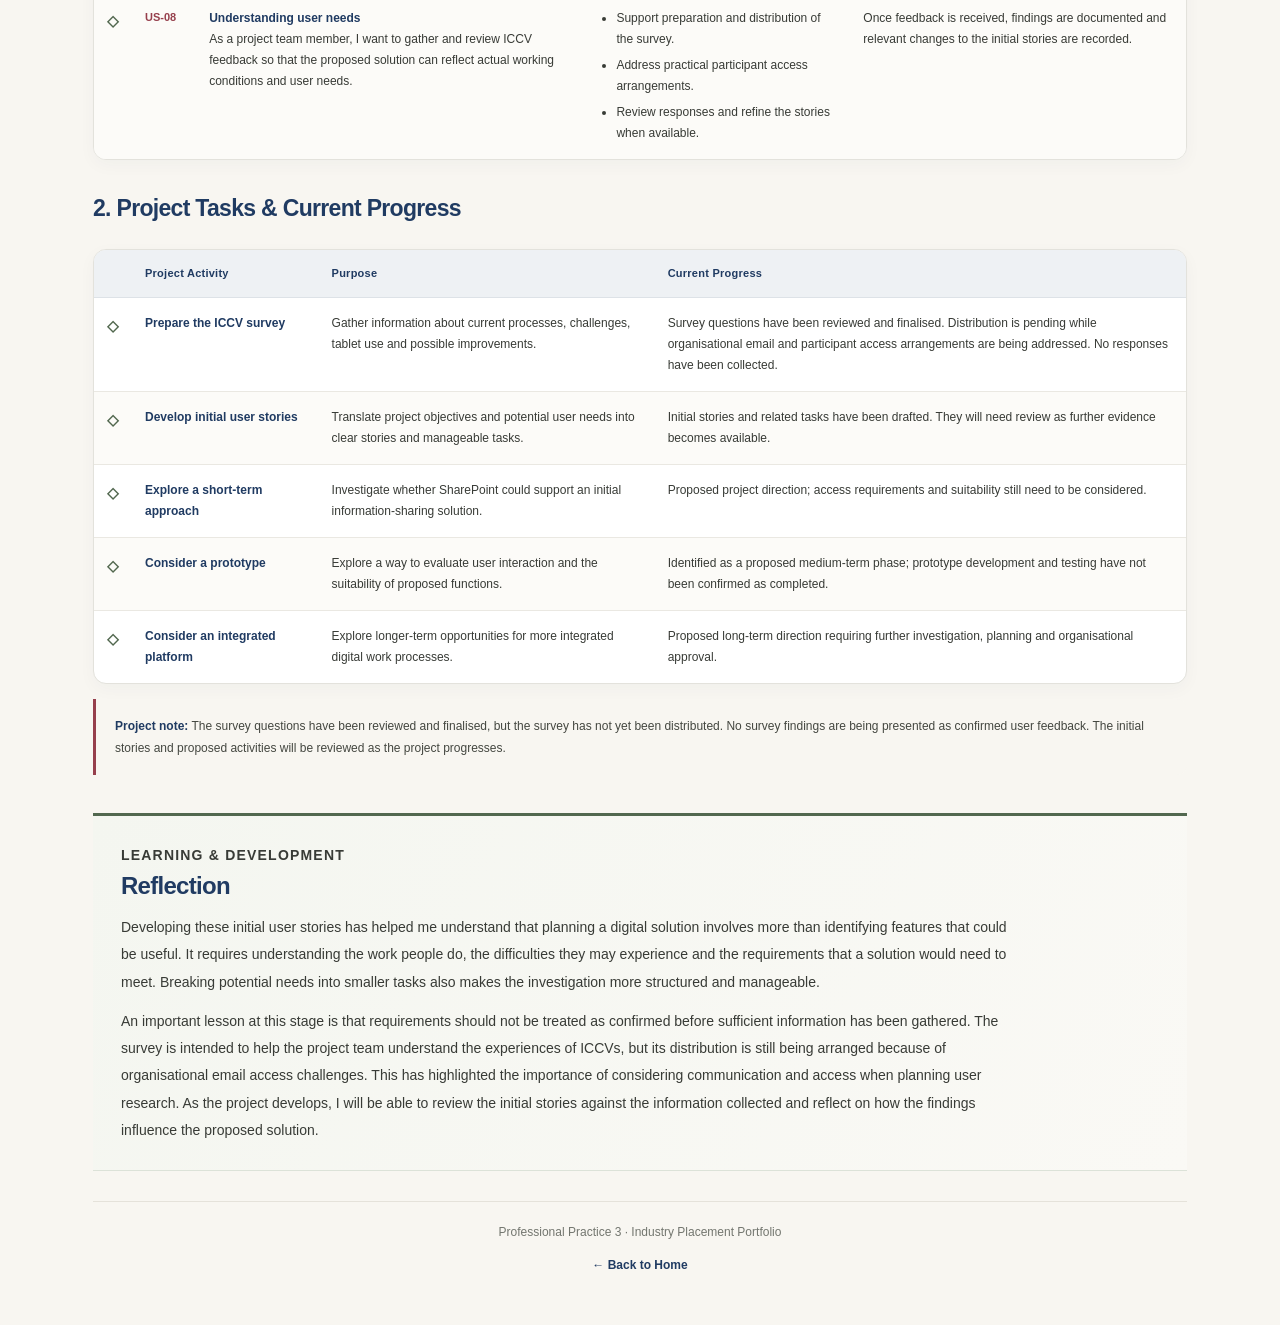
<file: user-stories.html>
<!DOCTYPE html>
<html lang="en">
<head>
  <meta charset="UTF-8">
  <meta name="viewport" content="width=device-width, initial-scale=1.0">
  <meta name="description" content="Initial user stories and tasks for the JICS ICCV digital platform project.">
  <title>User Stories &amp; Tasks | Nandipha Galada</title>
  <link rel="stylesheet" href="style.css">

  <style>
    .stories-page {
      max-width: 1150px;
      margin: 0 auto;
      padding: 36px 28px 50px;
      color: #292B28;
      font-family: inherit;
    }

    .stories-heading {
      padding: 32px;
      margin-bottom: 25px;
      border-radius: 20px;
      color: #fff;
      background: linear-gradient(135deg, #203B62, #172B47);
      box-shadow: 0 10px 26px rgba(23, 43, 71, 0.10);
    }

    .stories-heading .eyebrow {
      margin: 0 0 10px;
      color: #DCE6D9;
      font-size: 12px;
      font-weight: 700;
      letter-spacing: 1.4px;
      text-transform: uppercase;
    }

    .stories-heading h1 {
      margin: 0 0 12px;
      color: #fff;
      font-size: clamp(28px, 4vw, 38px);
      line-height: 1.25;
    }

    .stories-heading p {
      max-width: 780px;
      margin: 0;
      color: #F1F3F6;
      font-size: 14px;
      line-height: 1.85;
    }

    .stories-meta {
      display: grid;
      grid-template-columns: repeat(2, minmax(0, 1fr));
      gap: 14px;
      margin-bottom: 32px;
    }

    .meta-card {
      padding: 17px 19px;
      border: 1px solid #E2E5E9;
      border-left: 4px solid #71866A;
      border-radius: 13px;
      background: rgba(255, 255, 255, 0.85);
      box-shadow: 0 4px 14px rgba(32, 59, 98, 0.035);
      transition: transform 0.2s ease, border-color 0.2s ease;
    }

    .meta-card:hover {
      transform: translateY(-2px);
      border-color: #9EAE99;
      border-left-color: #71866A;
    }

    .meta-card span {
      display: block;
      margin-bottom: 7px;
      color: #73766F;
      font-size: 11px;
      font-weight: 700;
      letter-spacing: 0.9px;
      text-transform: uppercase;
    }

    .meta-card strong {
      color: #203B62;
      font-size: 13px;
      line-height: 1.65;
    }

    .stories-section {
      margin-bottom: 32px;
    }

    .section-heading {
      margin-bottom: 17px;
    }

    .section-heading h2 {
      margin: 0 0 8px;
      color: #203B62;
      font-size: 23px;
      line-height: 1.4;
    }

    .section-heading p {
      max-width: 850px;
      margin: 0;
      color: #666A63;
      font-size: 13px;
      line-height: 1.85;
    }

    .table-caption {
      margin: 0 0 11px;
      color: #52684F;
      font-size: 12px;
      font-weight: 700;
      letter-spacing: 0.5px;
    }

    .table-wrap {
      width: 100%;
      overflow-x: auto;
      border: 1px solid #E3E2DC;
      border-radius: 13px;
      background: #fff;
      box-shadow: 0 5px 17px rgba(32, 59, 98, 0.035);
    }

    .stories-table {
      width: 100%;
      border-collapse: collapse;
      font-size: 12px;
      line-height: 1.75;
      text-align: left;
    }

    .stories-table th {
      padding: 14px 13px;
      color: #203B62;
      background: #EEF1F4;
      border-bottom: 1px solid #DDE2E7;
      font-size: 11px;
      font-weight: 700;
      letter-spacing: 0.25px;
      vertical-align: top;
    }

    .stories-table td {
      padding: 15px 13px;
      color: #383B36;
      border-bottom: 1px solid #EAE8E2;
      vertical-align: top;
    }

    .stories-table tbody tr:last-child td {
      border-bottom: none;
    }

    .stories-table tbody tr:nth-child(even) {
      background: #FCFBF8;
    }

    .stories-table tbody tr:hover {
      background: #F3F6F0;
    }

    .stories-table .icon-cell {
      width: 38px;
      text-align: center;
      color: #52684F;
      font-size: 15px;
      font-weight: 600;
    }

    .stories-table .id-cell {
      min-width: 62px;
      color: #963F4C;
      font-size: 11px;
      font-weight: 800;
      white-space: nowrap;
    }

    .stories-table strong {
      color: #203B62;
      font-weight: 700;
    }

    .stories-table ul {
      margin: 0;
      padding-left: 16px;
    }

    .stories-table li {
      margin-bottom: 5px;
    }

    .stories-table li:last-child {
      margin-bottom: 0;
    }

    .stories-table .story-column {
      min-width: 225px;
    }

    .stories-table .tasks-column {
      min-width: 235px;
    }

    .stories-table .criteria-column {
      min-width: 220px;
    }

    .progress-table .task-column {
      min-width: 175px;
    }

    .progress-table .progress-column {
      min-width: 240px;
    }

    .progress-table .purpose-column {
      min-width: 230px;
    }

    .project-note {
      margin-top: 15px;
      padding: 16px 19px;
      border-left: 3px solid #963F4C;
      border-radius: 0 10px 10px 0;
      background: #F8F6F1;
    }

    .project-note p {
      margin: 0;
      color: #444740;
      font-size: 12px;
      line-height: 1.85;
    }

    .project-note strong {
      color: #203B62;
    }

    .reflection-section {
      margin-top: 38px;
      padding: 26px 28px;
      border-top: 3px solid #52684F;
      border-bottom: 1px solid #DCE2D8;
      background: linear-gradient(120deg, #F4F6F0, #FAF9F5);
    }

    .reflection-label {
      margin: 0 0 9px;
      color: #52684F;
      font-size: 11px;
      font-weight: 800;
      letter-spacing: 1.2px;
      text-transform: uppercase;
    }

    .reflection-section h2 {
      margin: 0 0 13px;
      color: #203B62;
      font-size: 24px;
    }

    .reflection-section p {
      max-width: 900px;
      margin: 0;
      color: #383B36;
      font-size: 14px;
      line-height: 1.95;
    }

    .reflection-section p + p {
      margin-top: 12px;
    }

    .stories-footer {
      display: flex;
      flex-direction: column;
      align-items: center;
      gap: 12px;
      margin-top: 30px;
      padding-top: 20px;
      border-top: 1px solid #E5E2DA;
      color: #73766F;
      font-size: 12px;
      text-align: center;
    }

    .stories-footer p {
      margin: 0;
    }

    .back-link {
      color: #203B62;
      font-weight: 700;
      text-decoration: none;
    }

    .back-link:hover {
      color: #963F4C;
      text-decoration: underline;
    }

    @media (max-width: 760px) {
      .stories-page {
        padding: 24px 16px 35px;
      }

      .stories-heading {
        padding: 25px;
      }

      .stories-meta {
        grid-template-columns: 1fr;
        gap: 10px;
      }

      .section-heading h2 {
        font-size: 21px;
      }

      .stories-table {
        min-width: 760px;
      }

      .progress-table {
        min-width: 680px;
      }

      .reflection-section {
        padding: 22px 19px;
      }
    }

    @media (prefers-reduced-motion: reduce) {
      .meta-card {
        transition: none;
      }
    }

    @media print {
      .stories-page {
        max-width: none;
        padding: 0;
      }

      .stories-heading {
        print-color-adjust: exact;
        -webkit-print-color-adjust: exact;
      }

      .table-wrap {
        overflow: visible;
        box-shadow: none;
      }

      .stories-table {
        min-width: 0;
        font-size: 9px;
      }

      .stories-table th,
      .stories-table td {
        padding: 7px;
      }

      .stories-section,
      .reflection-section {
        break-inside: avoid;
      }

      .stories-footer .back-link {
        display: none;
      }
    }
  </style>
</head>

<body>
  <main class="stories-page">

    <header class="stories-heading">
      <p class="eyebrow">Professional Practice 3 · Industry Placement</p>
      <h1>User Stories &amp; Tasks</h1>
      <p>
        This section presents initial user stories and related tasks for the
        proposed JICS ICCV digital platform project. The stories explore
        possible improvements to document handling, information submission,
        work processes and tablet usability. They will be refined as further
        information becomes available.
      </p>
    </header>

    <section class="stories-meta" aria-label="Project information">
      <div class="meta-card">
        <span>Project</span>
        <strong>ICCV Digital Platform Management</strong>
      </div>

      <div class="meta-card">
        <span>Organisation</span>
        <strong>Judicial Inspectorate for Correctional Services (JICS)</strong>
      </div>
    </section>

    <section class="stories-section">
      <div class="section-heading">
        <h2>1. User Stories</h2>
      </div>

      <p class="table-caption">Initial user stories and their related tasks</p>

      <div class="table-wrap">
        <table class="stories-table">
          <thead>
            <tr>
              <th aria-label="Icon"></th>
              <th>Story ID</th>
              <th>User Story</th>
              <th>Related Tasks</th>
              <th>Acceptance Criteria</th>
            </tr>
          </thead>
          <tbody>
            <tr>
              <td class="icon-cell" aria-hidden="true">◇</td>
              <td class="id-cell">US-01</td>
              <td class="story-column">
                <strong>Recording information</strong><br>
                As an ICCV, I want to record complaint and inspection
                information efficiently so that unnecessary administrative
                work can be reduced.
              </td>
              <td class="tasks-column">
                <ul>
                  <li>Document current recording processes.</li>
                  <li>Investigate repeated paperwork.</li>
                  <li>Identify opportunities for electronic capture.</li>
                </ul>
              </td>
              <td class="criteria-column">
                Current processes are documented and potential opportunities
                for electronic recording are identified for review.
              </td>
            </tr>

            <tr>
              <td class="icon-cell" aria-hidden="true">◇</td>
              <td class="id-cell">US-02</td>
              <td class="story-column">
                <strong>Electronic documents</strong><br>
                As an ICCV, I want to complete suitable documents electronically
                so that paper-based steps can be reduced where appropriate.
              </td>
              <td class="tasks-column">
                <ul>
                  <li>Identify forms currently completed on paper.</li>
                  <li>Investigate tablet apps for documents and PDFs.</li>
                  <li>Check approval and recordkeeping requirements.</li>
                </ul>
              </td>
              <td class="criteria-column">
                Potential electronic document options and relevant approval
                requirements are documented.
              </td>
            </tr>

            <tr>
              <td class="icon-cell" aria-hidden="true">◇</td>
              <td class="id-cell">US-03</td>
              <td class="story-column">
                <strong>Supporting evidence</strong><br>
                As an ICCV, I want to associate relevant photographs and
                documents with work records so that supporting information
                can be reviewed alongside the record.
              </td>
              <td class="tasks-column">
                <ul>
                  <li>Investigate evidence collected during fieldwork.</li>
                  <li>Review tablet capture and attachment functions.</li>
                  <li>Identify secure handling requirements.</li>
                </ul>
              </td>
              <td class="criteria-column">
                Evidence-handling needs and security requirements are
                documented, and a suitable method is proposed for evaluation.
              </td>
            </tr>

            <tr>
              <td class="icon-cell" aria-hidden="true">◇</td>
              <td class="id-cell">US-04</td>
              <td class="story-column">
                <strong>Submitting information</strong><br>
                As an ICCV, I want an accessible way to submit work-related
                information so that relevant staff can receive it without
                unnecessary delays.
              </td>
              <td class="tasks-column">
                <ul>
                  <li>Map the existing submission process.</li>
                  <li>Investigate scanning, email and sharing challenges.</li>
                  <li>Explore submission options and access needs.</li>
                </ul>
              </td>
              <td class="criteria-column">
                The existing process and its limitations are documented,
                and possible alternatives are identified for assessment.
              </td>
            </tr>

            <tr>
              <td class="icon-cell" aria-hidden="true">◇</td>
              <td class="id-cell">US-05</td>
              <td class="story-column">
                <strong>Document retrieval</strong><br>
                As an authorised JICS staff member, I want to retrieve
                work-related documents from an organised location so that
                I can find information more efficiently.
              </td>
              <td class="tasks-column">
                <ul>
                  <li>Document current record storage methods.</li>
                  <li>Investigate difficulties finding documents.</li>
                  <li>Explore storage and access arrangements.</li>
                </ul>
              </td>
              <td class="criteria-column">
                Retrieval needs are documented, with authorised access and
                recordkeeping requirements considered.
              </td>
            </tr>

            <tr>
              <td class="icon-cell" aria-hidden="true">◇</td>
              <td class="id-cell">US-06</td>
              <td class="story-column">
                <strong>Tablet usability</strong><br>
                As an ICCV, I want access to the tablet applications and
                functions needed for work so that I can complete suitable
                tasks with fewer technical difficulties.
              </td>
              <td class="tasks-column">
                <ul>
                  <li>Investigate access to work tablets.</li>
                  <li>Identify available applications and functions.</li>
                  <li>Gather information about usability difficulties.</li>
                </ul>
              </td>
              <td class="criteria-column">
                Tablet access, available functions and potential usability
                issues are documented for the team to consider.
              </td>
            </tr>

            <tr>
              <td class="icon-cell" aria-hidden="true">◇</td>
              <td class="id-cell">US-07</td>
              <td class="story-column">
                <strong>Workflow improvement</strong><br>
                As an ICCV, I want a digital workflow that addresses
                difficulties in current processes so that I can carry
                out relevant tasks more effectively.
              </td>
              <td class="tasks-column">
                <ul>
                  <li>Investigate challenging and time-consuming activities.</li>
                  <li>Identify possible workflow improvements.</li>
                  <li>Compare options with evidence and project objectives.</li>
                </ul>
              </td>
              <td class="criteria-column">
                Proposed improvements are linked to documented challenges
                and reviewed before implementation decisions.
              </td>
            </tr>

            <tr>
              <td class="icon-cell" aria-hidden="true">◇</td>
              <td class="id-cell">US-08</td>
              <td class="story-column">
                <strong>Understanding user needs</strong><br>
                As a project team member, I want to gather and review ICCV
                feedback so that the proposed solution can reflect actual
                working conditions and user needs.
              </td>
              <td class="tasks-column">
                <ul>
                  <li>Support preparation and distribution of the survey.</li>
                  <li>Address practical participant access arrangements.</li>
                  <li>Review responses and refine the stories when available.</li>
                </ul>
              </td>
              <td class="criteria-column">
                Once feedback is received, findings are documented and
                relevant changes to the initial stories are recorded.
              </td>
            </tr>
          </tbody>
        </table>
      </div>
    </section>

    <section class="stories-section">
      <div class="section-heading">
        <h2>2. Project Tasks &amp; Current Progress</h2>
      </div>

      <div class="table-wrap">
        <table class="stories-table progress-table">
          <thead>
            <tr>
              <th aria-label="Icon"></th>
              <th>Project Activity</th>
              <th>Purpose</th>
              <th>Current Progress</th>
            </tr>
          </thead>
          <tbody>
            <tr>
              <td class="icon-cell" aria-hidden="true">◇</td>
              <td class="task-column"><strong>Prepare the ICCV survey</strong></td>
              <td class="purpose-column">
                Gather information about current processes, challenges,
                tablet use and possible improvements.
              </td>
              <td class="progress-column">
                Survey questions have been reviewed and finalised. Distribution
                is pending while organisational email and participant access
                arrangements are being addressed. No responses have been collected.
              </td>
            </tr>

            <tr>
              <td class="icon-cell" aria-hidden="true">◇</td>
              <td class="task-column"><strong>Develop initial user stories</strong></td>
              <td class="purpose-column">
                Translate project objectives and potential user needs into
                clear stories and manageable tasks.
              </td>
              <td class="progress-column">
                Initial stories and related tasks have been drafted.
                They will need review as further evidence becomes available.
              </td>
            </tr>

            <tr>
              <td class="icon-cell" aria-hidden="true">◇</td>
              <td class="task-column"><strong>Explore a short-term approach</strong></td>
              <td class="purpose-column">
                Investigate whether SharePoint could support an initial
                information-sharing solution.
              </td>
              <td class="progress-column">
                Proposed project direction; access requirements and suitability
                still need to be considered.
              </td>
            </tr>

            <tr>
              <td class="icon-cell" aria-hidden="true">◇</td>
              <td class="task-column"><strong>Consider a prototype</strong></td>
              <td class="purpose-column">
                Explore a way to evaluate user interaction and the suitability
                of proposed functions.
              </td>
              <td class="progress-column">
                Identified as a proposed medium-term phase; prototype development
                and testing have not been confirmed as completed.
              </td>
            </tr>

            <tr>
              <td class="icon-cell" aria-hidden="true">◇</td>
              <td class="task-column"><strong>Consider an integrated platform</strong></td>
              <td class="purpose-column">
                Explore longer-term opportunities for more integrated digital
                work processes.
              </td>
              <td class="progress-column">
                Proposed long-term direction requiring further investigation,
                planning and organisational approval.
              </td>
            </tr>
          </tbody>
        </table>
      </div>

      <div class="project-note">
        <p>
          <strong>Project note:</strong> The survey questions have been reviewed
          and finalised, but the survey has not yet been distributed. No survey
          findings are being presented as confirmed user feedback. The initial
          stories and proposed activities will be reviewed as the project progresses.
        </p>
      </div>
    </section>

    <section class="reflection-section">
      <p class="reflection-label">Learning &amp; Development</p>
      <h2>Reflection</h2>
      <p>
        Developing these initial user stories has helped me understand that
        planning a digital solution involves more than identifying features
        that could be useful. It requires understanding the work people do,
        the difficulties they may experience and the requirements that a
        solution would need to meet. Breaking potential needs into smaller
        tasks also makes the investigation more structured and manageable.
      </p>
      <p>
        An important lesson at this stage is that requirements should not be
        treated as confirmed before sufficient information has been gathered.
        The survey is intended to help the project team understand the
        experiences of ICCVs, but its distribution is still being arranged
        because of organisational email access challenges. This has highlighted
        the importance of considering communication and access when planning
        user research. As the project develops, I will be able to review the
        initial stories against the information collected and reflect on how
        the findings influence the proposed solution.
      </p>
    </section>

    <footer class="stories-footer">
      <p>Professional Practice 3 · Industry Placement Portfolio</p>
      <a class="back-link" href="index.html">
        &larr; Back to Home
      </a>
    </footer>
  </main>
</body>
</html>
</file>
<file: style.css>
:root {
  --navy: #203B62;
  --navy-dark: #172B47;
  --burgundy: #963F4C;
  --green: #477456;
  --cream: #F8F6F1;
  --paper: #FFFFFF;
  --ink: #292E35;
  --muted: #59616B;
  --line: #DFE2E6;
  --soft-blue: #EDF2F8;
  --soft-red: #F8ECEC;
  --soft-green: #EDF4EF;
  --shadow: 0 6px 22px rgba(28, 43, 62, .055);
}

* {
  box-sizing: border-box;
}

html {
  scroll-behavior: smooth;
  scroll-padding-top: 24px;
}

body {
  margin: 0;
  background: var(--cream);
  color: var(--ink);
  font-family: Inter, "Segoe UI", Arial, sans-serif;
  font-size: 15px;
  line-height: 1.7;
}

a {
  color: inherit;
  text-decoration: none;
}

img {
  max-width: 100%;
}

/* SIDEBAR */

.sidebar {
  width: 252px;
  position: fixed;
  inset: 0 auto 0 0;
  background: var(--navy-dark);
  color: var(--paper);
  padding: 28px 18px;
  display: flex;
  flex-direction: column;
  z-index: 10;
  overflow-y: auto;
}

.brand {
  display: flex;
  align-items: center;
  gap: 12px;
  padding: 0 8px 30px;
}

/* PROFILE PHOTO */

.brand-mark {
  display: grid;
  place-items: center;
  width: 58px;
  height: 58px;
  flex-shrink: 0;
  overflow: hidden;
  border-radius: 50%;
  background: var(--paper);
  border: 2px solid #D7E2EE;
  transition: transform .2s ease;
}

.brand-mark img {
  display: block;
  width: 100%;
  height: 100%;
  object-fit: cover;
  object-position: center 25%;
  border-radius: 50%;
}

.brand-info { min-width: 0; } .brand-info strong, .brand-info small { display: block; } .brand-info strong { font-size: 14px; letter-spacing: -.02em; } .brand-info small { color: #E0E6EE; font-size: 12px; margin-top: 2px; }

.nav-label,
.eyebrow {
  font-size: 12px;
  font-weight: 800;
  letter-spacing: .11em;
}

.nav-label {
  color: #D4DCE7;
  margin: 8px 10px 12px;
}

.sidebar nav {
  display: grid;
  gap: 5px;
}

.nav-link {
  padding: 10px 12px;
  border-radius: 9px;
  font-size: 14px;
  color: #F0F3F7;
  transition: background .2s ease, transform .2s ease;
}

.nav-link:hover {
  background: #304A6D;
  color: var(--paper);
  transform: translateX(2px);
}

.nav-link.active {
  background: #304A6D;
  color: var(--paper);
  box-shadow: inset 3px 0 var(--burgundy);
}

.sidebar-note {
  margin-top: auto;
  display: flex;
  align-items: center;
  gap: 10px;
  border-top: 1px solid #43536B;
  padding: 20px 8px 0;
}

.note-dot {
  width: 10px;
  height: 10px;
  flex-shrink: 0;
  background: #83B28E;
  border-radius: 50%;
}

.sidebar-note strong,
.sidebar-note small {
  display: block;
}

.sidebar-note strong {
  font-size: 13px;
}

.sidebar-note small {
  font-size: 12px;
  color: #D4DCE7;
}

/* MAIN CONTENT */

.main-content {
  margin-left: 252px;
  max-width: 1600px;
  padding: 0 44px;
}

.topbar {
  min-height: 72px;
  display: flex;
  align-items: center;
  justify-content: space-between;
  gap: 16px;
  border-bottom: 1px solid var(--line);
  color: var(--muted);
  font-size: 13px;
}

.topbar-tag {
  border: 1px solid #D8DEE7;
  border-radius: 99px;
  padding: 7px 12px;
  color: var(--navy);
  background: var(--paper);
  font-weight: 650;
}

/* INTRODUCTION */

.hero {
  padding: 28px 0 12px;
}

/* GLASS METADATA BOXES */

.hero-meta {
  display: grid;
  grid-template-columns: repeat(3, minmax(0, 1fr));
  gap: 14px;
  margin-bottom: 24px;
}

.hero-meta > div {
  min-width: 0;
  min-height: 94px;
  padding: 17px 18px;
  border: 1px solid rgba(255, 255, 255, .85);
  border-radius: 14px;
  background: rgba(255, 255, 255, .58);
  backdrop-filter: blur(12px);
  -webkit-backdrop-filter: blur(12px);
  box-shadow: 0 5px 18px rgba(32, 59, 98, .06);
  transition:
    background .25s ease,
    border-color .25s ease,
    box-shadow .25s ease,
    transform .25s ease;
}

.hero-meta > div:hover {
  background: rgba(220, 230, 217, .82);
  border-color: rgba(71, 116, 86, .55);
  box-shadow: 0 8px 24px rgba(71, 116, 86, .16);
  transform: translateY(-3px);
}

.hero-meta small,
.hero-meta strong {
  display: block;
}

.hero-meta small {
  color: var(--burgundy);
  font-size: 11px;
  font-weight: 800;
  letter-spacing: .09em;
  margin-bottom: 8px;
}

.hero-meta strong {
  color: var(--navy-dark);
  font-size: 14px;
  line-height: 1.55;
  font-weight: 650;
  overflow-wrap: anywhere;
}

.eyebrow {
  color: var(--burgundy);
  margin: 0 0 8px;
}

.hero-background {
  position: relative;
  isolation: isolate;
  min-height: 300px;
  display: flex;
  align-items: center;
  padding: 30px;
  overflow: hidden;
  border: 1px solid #E0E2DE;
  border-radius: 17px;
  background: #E8EAE5;
  box-shadow: var(--shadow);
}

/*
  Your personal photo can be added later as a background image.
  Keep the text panel in place so the writing stays readable.
*/

.hero-background::before {
  content: "";
  position: absolute;
  inset: 0;
  z-index: -1;
  background: linear-gradient(
    110deg,
    rgba(248, 246, 241, .97) 0%,
    rgba(248, 246, 241, .91) 62%,
    rgba(248, 246, 241, .72) 100%
  );
}

.hero-content {
  width: 100%;
  max-width: 760px;
  padding: 24px 26px;
  border: 1px solid rgba(255, 255, 255, .85);
  border-radius: 13px;
  background: rgba(255, 255, 255, .82);
  box-shadow: 0 4px 18px rgba(28, 43, 62, .04);
}

h1 {
  color: var(--navy-dark);
  font-size: clamp(34px, 3.5vw, 48px);
  line-height: 1.16;
  letter-spacing: -.04em;
  margin: 0 0 15px;
  font-weight: 800;
}

.hero-greeting {
  font-size: 17px;
  font-weight: 750;
  color: var(--navy);
  margin: 0 0 5px;
}

.hero-copy {
  color: #3F4650;
  max-width: 700px;
  font-size: 15px;
  line-height: 1.75;
  margin: 0 0 10px;
}

.hero-copy:last-child {
  margin-bottom: 0;
}

/* SECTION HEADINGS */

.section-block {
  padding: 30px 0 4px;
  scroll-margin-top: 24px;
}

.section-heading {
  display: flex;
  justify-content: space-between;
  align-items: flex-end;
  gap: 20px;
  margin-bottom: 17px;
}

.section-heading .eyebrow {
  margin-bottom: 4px;
}

h2 {
  font-size: clamp(23px, 2.4vw, 29px);
  letter-spacing: -.03em;
  line-height: 1.3;
  margin: 0;
  color: var(--navy-dark);
}

h3 {
  color: var(--navy-dark);
  font-size: 19px;
  line-height: 1.4;
  margin: 0 0 10px;
}

.muted {
  color: var(--muted);
  font-size: 14px;
  line-height: 1.65;
  max-width: 330px;
  margin: 0 0 2px;
}

/* INSIDE JICS */

.jics-panel {
  display: grid;
  grid-template-columns: 190px minmax(0, 1fr);
  align-items: center;
  gap: 25px;
  padding: 24px;
}

.jics-emblem {
  min-height: 160px;
  display: flex;
  align-items: center;
  justify-content: center;
  padding: 15px;
  border: 1px solid var(--line);
  border-radius: 12px;
  background: #FFFFFF;
}

.jics-emblem img {
  display: block;
  width: 100%;
  max-width: 160px;
  max-height: 170px;
  object-fit: contain;
}

.jics-information {
  min-width: 0;
}

.jics-information p {
  color: #414852;
  font-size: 15px;
  line-height: 1.75;
  margin: 0 0 10px;
}

.jics-information p:last-child {
  margin-bottom: 0;
}

/* PORTFOLIO CARDS */

.summary-grid {
  display: grid;
  grid-template-columns: repeat(3, minmax(0, 1fr));
  gap: 14px;
}

.summary-card {
  position: relative;
  min-width: 0;
  min-height: 155px;
  display: flex;
  flex-direction: column;
  padding: 19px;
  border: 1px solid var(--line);
  border-top: 4px solid var(--navy);
  border-radius: 12px;
  background: var(--paper);
  box-shadow: var(--shadow);
  transition: transform .2s ease, box-shadow .2s ease;
}

.card-burgundy {
  border-top-color: var(--burgundy);
}

.card-green {
  border-top-color: var(--green);
}

.card-navy {
  border-top-color: var(--navy);
}

.summary-card:hover {
  transform: translateY(-3px);
  box-shadow: 0 12px 25px rgba(28, 43, 62, .10);
}

.summary-card:focus-visible,
.nav-link:focus-visible,
.brand:focus-visible {
  outline: 3px solid var(--burgundy);
  outline-offset: 4px;
}

.card-number {
  color: var(--burgundy);
  font-size: 12px;
  font-weight: 800;
  letter-spacing: .1em;
  margin-bottom: 9px;
}

.card-title {
  font-size: 16px;
  line-height: 1.45;
  font-weight: 750;
  margin-bottom: 6px;
  padding-right: 18px;
  color: var(--navy-dark);
}

.card-desc {
  color: #4F5660;
  font-size: 14px;
  line-height: 1.6;
}

.card-arrow {
  position: absolute;
  right: 16px;
  top: 12px;
  color: var(--green);
  font-size: 20px;
  transition: transform .2s ease;
}

.summary-card:hover .card-arrow {
  transform: translate(2px, -2px);
}

/* PANELS AND OVERALL REFLECTION */

.panel {
  min-width: 0;
  padding: 22px;
  border: 1px solid var(--line);
  border-radius: 13px;
  background: var(--paper);
  box-shadow: var(--shadow);
}

.overall-panel {
  min-height: 0;
}

.section-intro {
  color: #3F4650;
  font-size: 15px;
  margin: 0 0 16px;
  max-width: 800px;
}

.reflection-checklist {
  display: grid;
  grid-template-columns: repeat(2, minmax(0, 1fr));
  gap: 13px 25px;
  list-style: none;
  padding: 0;
  margin: 18px 0;
}

.reflection-checklist li {
  position: relative;
  padding-left: 28px;
  font-size: 14px;
  line-height: 1.65;
}

.reflection-checklist li::before {
  content: "✓";
  position: absolute;
  left: 0;
  top: 3px;
  display: grid;
  place-items: center;
  width: 18px;
  height: 18px;
  background: var(--soft-green);
  color: var(--green);
  border-radius: 50%;
  font-size: 12px;
  font-weight: 800;
}

.small-note {
  border-top: 1px solid var(--line);
  padding-top: 13px;
  font-size: 12px;
  line-height: 1.75;
  color: var(--muted);
  margin-bottom: 0;
}

/* FOOTER */

.footer {
  margin-top: 40px;
  padding: 19px 0 25px;
  border-top: 1px solid var(--line);
  display: flex;
  justify-content: space-between;
  gap: 12px;
  color: var(--muted);
  font-size: 12px;
}

/* MOBILE MENU */

.menu-toggle {
  display: none;
}

/* TABLET */

@media (max-width: 1100px) {
  .main-content {
    padding: 0 28px;
  }

  .hero-meta {
    gap: 10px;
  }

  .hero-meta > div {
    padding: 12px;
  }

  .summary-grid {
    grid-template-columns: repeat(2, minmax(0, 1fr));
  }

  .jics-panel {
    grid-template-columns: 155px minmax(0, 1fr);
    gap: 20px;
  }
}

/* MOBILE */

@media (max-width: 760px) {
  .sidebar {
    transform: translateX(-100%);
    transition: transform .25s ease;
    box-shadow: 12px 0 30px rgba(0, 0, 0, .14);
  }

  .sidebar.open {
    transform: translateX(0);
  }

  .main-content {
    margin-left: 0;
    padding: 0 18px;
  }

  .menu-toggle {
    display: grid;
    place-items: center;
    position: fixed;
    z-index: 20;
    top: 14px;
    left: 14px;
    width: 40px;
    height: 40px;
    border: 1px solid var(--line);
    border-radius: 10px;
    background: var(--paper);
    color: var(--navy);
    font-size: 18px;
    cursor: pointer;
  }

  .topbar {
    padding-left: 50px;
    min-height: 68px;
  }

  .topbar-tag {
    display: none;
  }

  .hero {
    padding-top: 22px;
  }

  .hero-meta {
    grid-template-columns: 1fr;
    gap: 9px;
    margin-bottom: 18px;
  }

  .hero-meta > div {
    min-height: 0;
    padding: 12px 14px;
  }

  h1 {
    font-size: clamp(32px, 8vw, 42px);
  }

  .hero-background {
    min-height: 0;
    padding: 12px;
  }

  .hero-content {
    padding: 19px;
  }

  .hero-greeting {
    font-size: 16px;
  }

  .hero-copy {
    font-size: 15px;
    line-height: 1.7;
  }

  .section-block {
    padding-top: 27px;
  }

  .section-heading {
    align-items: flex-start;
    flex-direction: column;
    gap: 8px;
  }

  .jics-panel {
    grid-template-columns: 1fr;
    gap: 17px;
    padding: 17px;
  }

  .jics-emblem {
    min-height: 135px;
  }

  .jics-emblem img {
    max-height: 140px;
  }

  .summary-grid {
    grid-template-columns: 1fr;
  }

  .summary-card {
    min-height: 135px;
  }

  .reflection-checklist {
    grid-template-columns: 1fr;
    gap: 11px;
  }

  .panel {
    padding: 18px;
  }

  .footer {
  display: flex;
  flex-direction: column;
  align-items: center;
  justify-content: center;
  text-align: center;
  gap: 8px;
}
}

/* REDUCED MOTION ACCESSIBILITY */

@media (prefers-reduced-motion: reduce) {
  *,
  *::before,
  *::after {
    scroll-behavior: auto !important;
    transition-duration: .01ms !important;
    animation-duration: .01ms !important;
    animation-iteration-count: 1 !important;
  }
}
</file>
